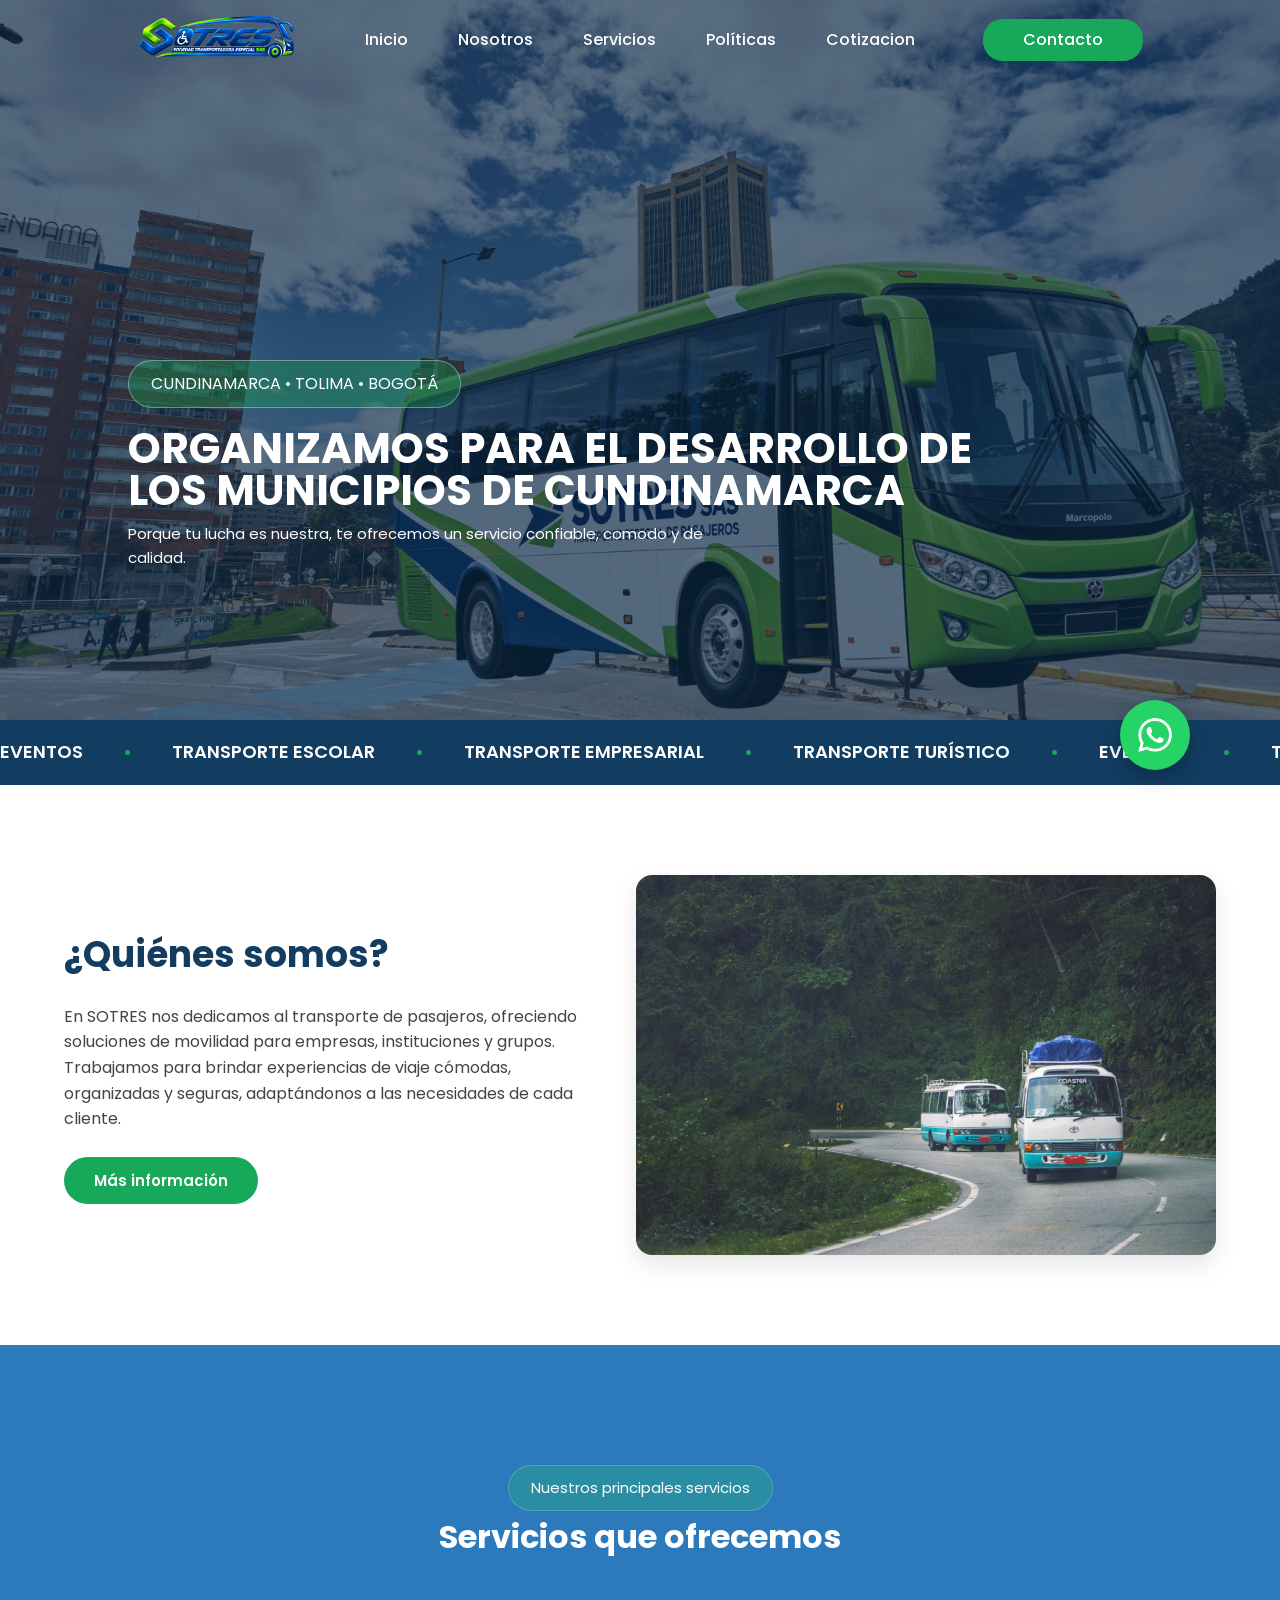
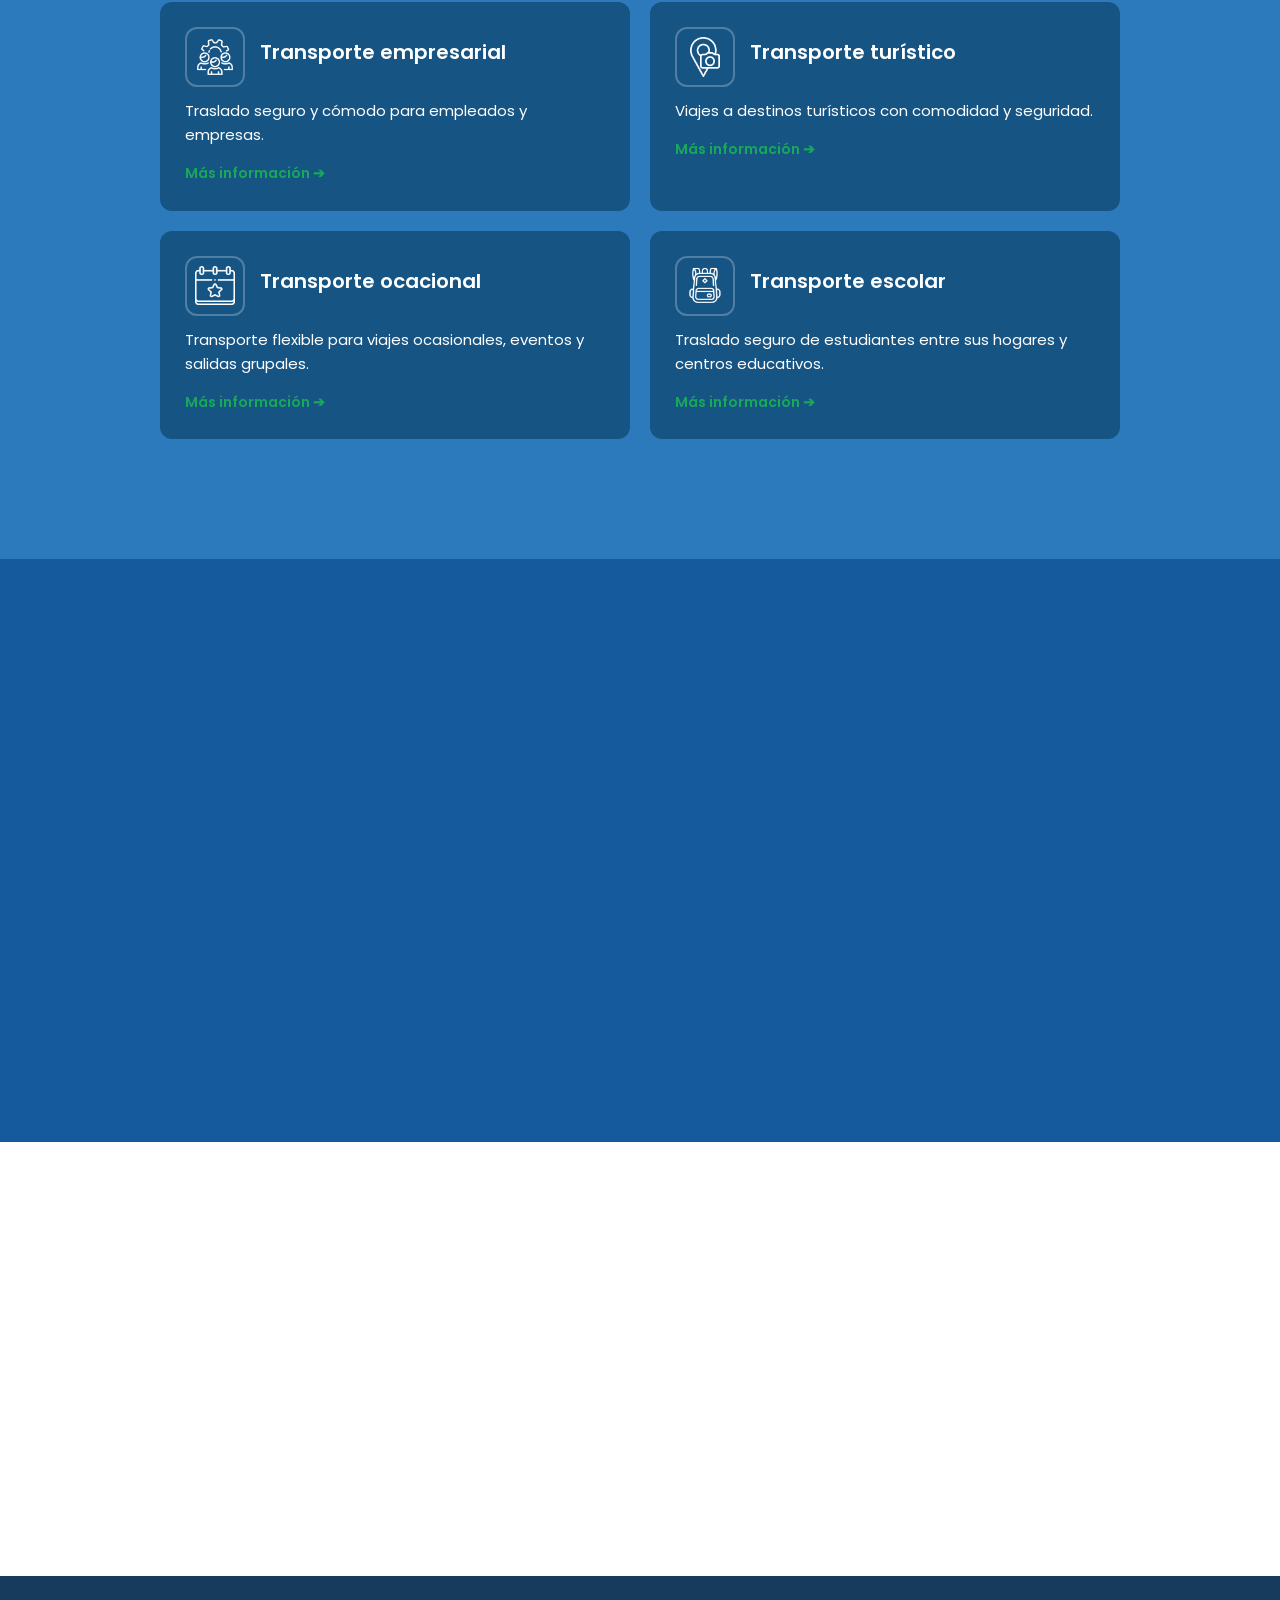
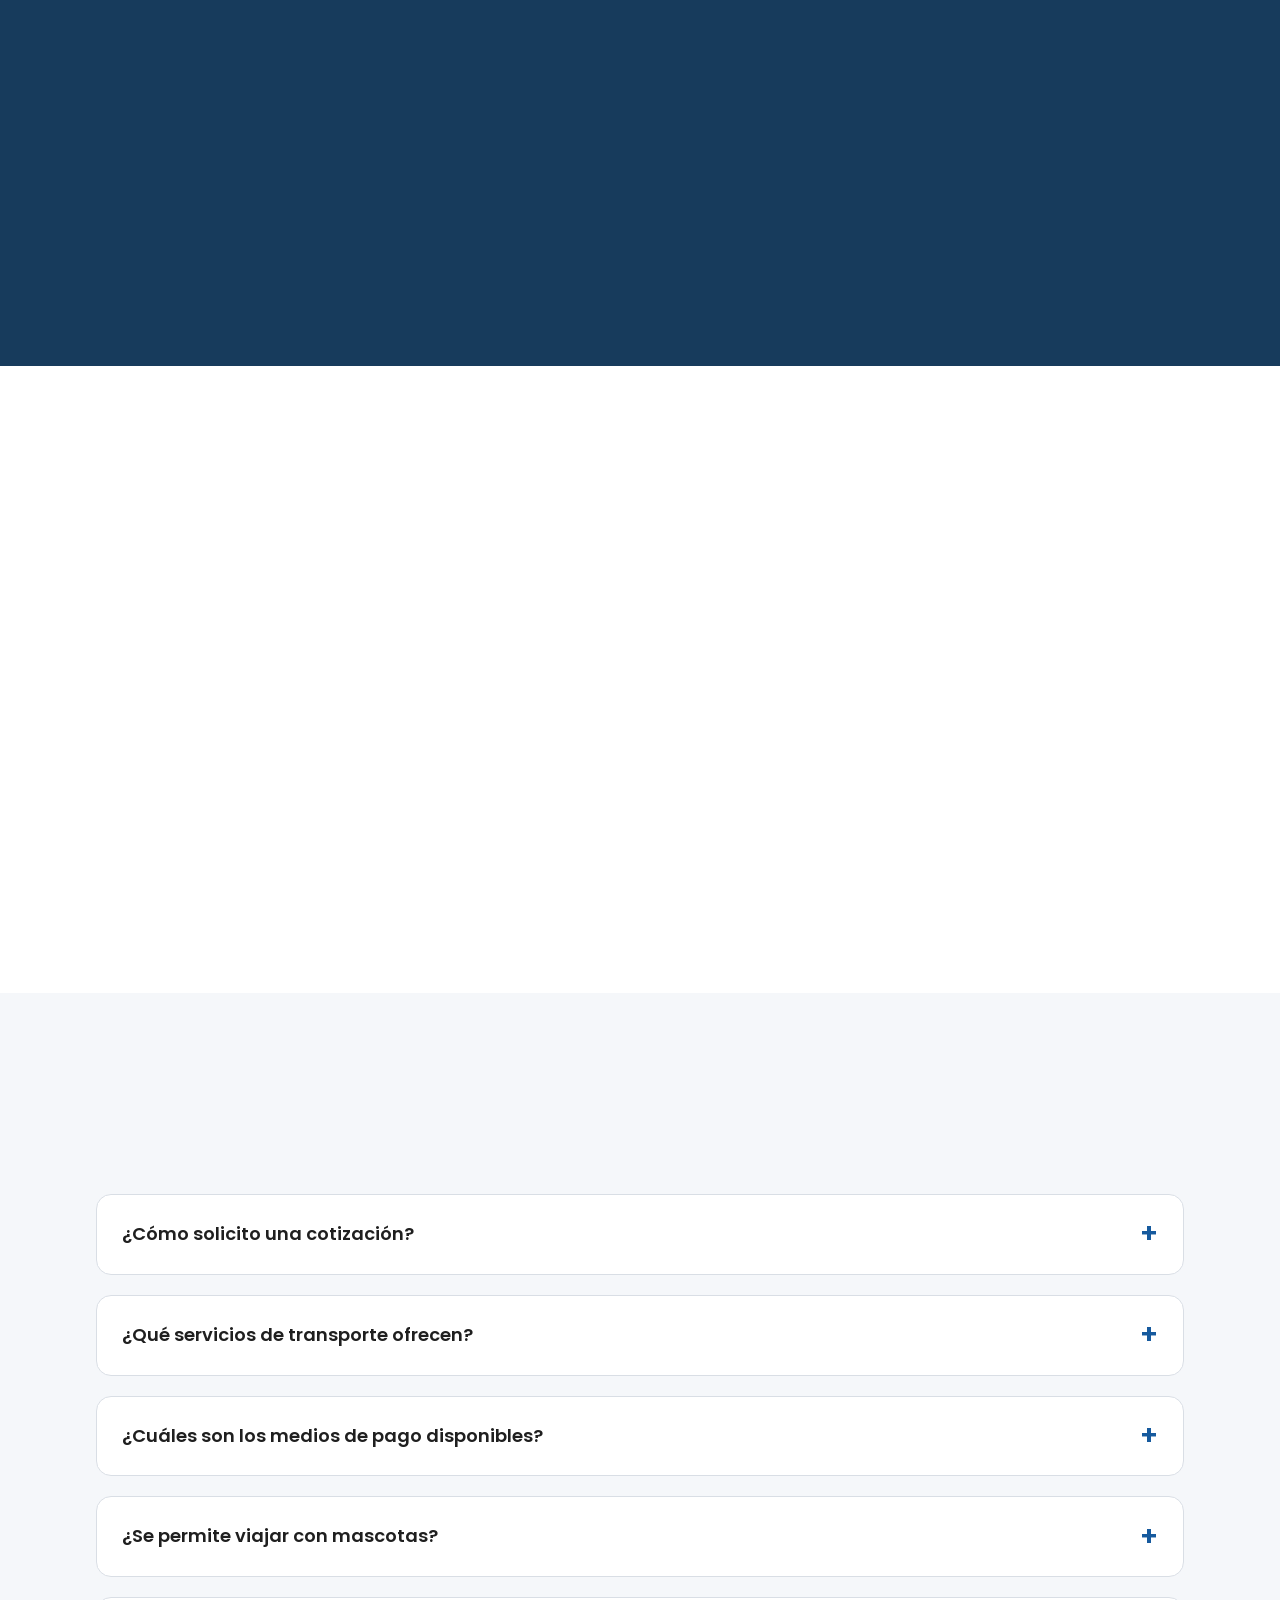
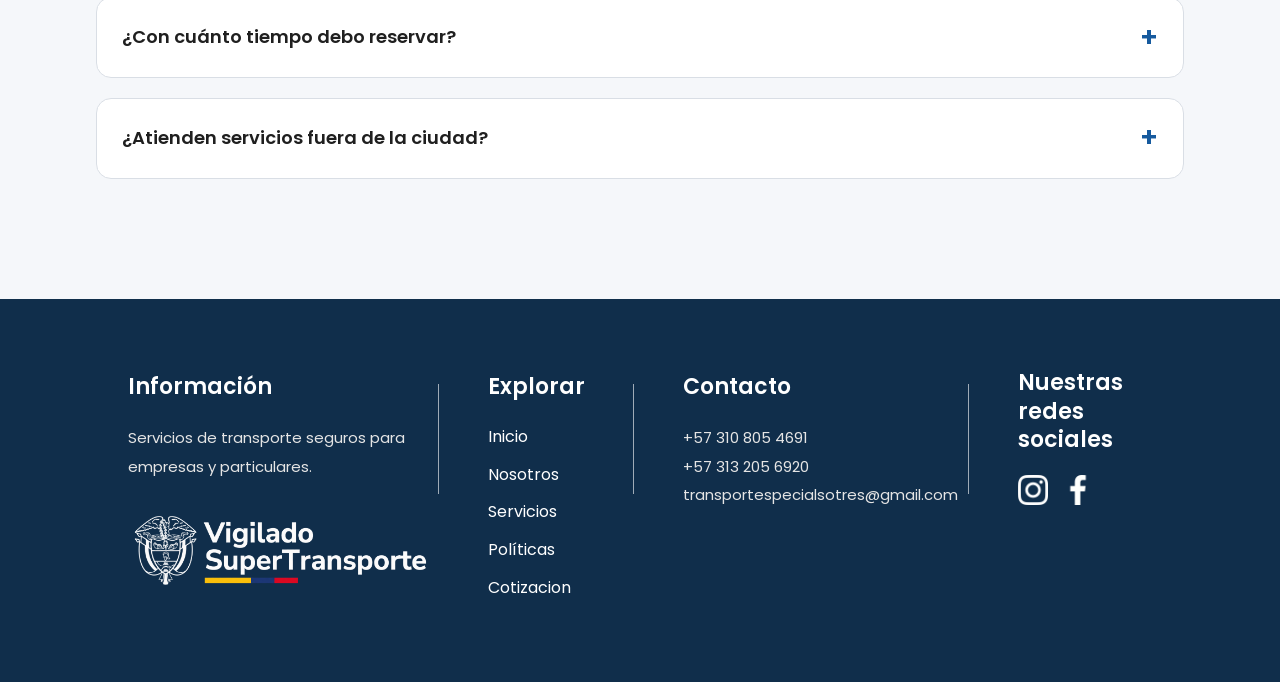
<file: index.html>
<!DOCTYPE html>
<html lang="es">

<head>
    <meta charset="UTF-8">
    <meta name="viewport" content="width=device-width, initial-scale=1.0">
    <title>Transportes Empresariales Sotres</title>

    <link rel="stylesheet" href="style.css">
    <link rel="preconnect" href="https://fonts.googleapis.com">
    <link rel="preconnect" href="https://fonts.gstatic.com" crossorigin>
    <link href="https://fonts.googleapis.com/css2?family=Poppins:wght@300;400;500;600;700;800&display=swap" rel="stylesheet">
    <link rel="icon" type="image/png" sizes="32x32" href="Imganes/IconoSOTRES.png">
    <script src="script.js" defer></script>
</head>
<div class="botones-flotantes seccion-animada">

    <a href="https://wa.me/573108054691" class="btn-principal" target="_blank">
        <img src="Imganes/icon_whatsapp.png" alt="Logo Whatsapp">
    </a>

</div>
<body>
    
    <!-- HERO -->

<header class="hero" id="inicio">
    
    <nav class="navbar">

        <div class="logo">
            <a href="index.html">
                <img src="Imganes/Logo_Sotres-Photoroom2.png" alt="Logo SOTRES">
            </a>
        </div>

        <ul class="menu" id="nav-menu">
            <li><a href="#inicio">Inicio</a></li>
            <li><a href="nosotros.html">Nosotros</a></li>
            <li><a href="servicio.html">Servicios</a></li>
            <li><a href="politica.html">Políticas</a></li>
            <li><a href="cotizacion.html">Cotizacion</a></li>
        </ul>

        <a class="btn-contacto" href="https://wa.me/573108054691">Contacto</a>

        <button class="menu-toggle" id="menu-toggle" aria-label="Menu">☰</button>

    </nav>

    <div class="hero-texto seccion-animada">
        <div class="ubicacion">
            CUNDINAMARCA • TOLIMA • BOGOTÁ
        </div>

        <h1>
            ORGANIZAMOS PARA EL DESARROLLO DE LOS MUNICIPIOS DE CUNDINAMARCA
        </h1>

        <p>
            Porque tu lucha es nuestra, te ofrecemos un servicio confiable,
            comodo y de calidad.
        </p>
    </div>

</header>

    <!-- CINTA -->

    <section class="cinta-servicios">

        <div class="cinta-track">

            <div class="cinta-grupo">
                <span>EVENTOS</span>
                <span>•</span>
                <span>TRANSPORTE ESCOLAR</span>
                <span>•</span>
                <span>TRANSPORTE EMPRESARIAL</span>
                <span>•</span>
                <span>TRANSPORTE TURÍSTICO</span>
                <span>•</span>
            </div>

            <div class="cinta-grupo">
                <span>EVENTOS</span>
                <span>•</span>
                <span>TRANSPORTE ESCOLAR</span>
                <span>•</span>
                <span>TRANSPORTE EMPRESARIAL</span>
                <span>•</span>
                <span>TRANSPORTE TURÍSTICO</span>
                <span>•</span>
            </div>

            <div class="cinta-grupo">
                <span>EVENTOS</span>
                <span>•</span>
                <span>TRANSPORTE ESCOLAR</span>
                <span>•</span>
                <span>TRANSPORTE EMPRESARIAL</span>
                <span>•</span>
                <span>TRANSPORTE TURÍSTICO</span>
                <span>•</span>
            </div>

            <div class="cinta-grupo">
                <span>EVENTOS</span>
                <span>•</span>
                <span>TRANSPORTE ESCOLAR</span>
                <span>•</span>
                <span>TRANSPORTE EMPRESARIAL</span>
                <span>•</span>
                <span>TRANSPORTE TURÍSTICO</span>
                <span>•</span>
            </div>

        </div>

    </section>

    <!-- NOSOTROS -->

    <section class="nosotros" id="nosotros">

        <div class="contenedor seccion-animada">

            <div class="nosotros-texto">

                <h2>¿Quiénes somos?</h2>

                <p>
                    En SOTRES nos dedicamos al transporte de pasajeros, ofreciendo soluciones de movilidad
                    para empresas, instituciones y grupos. Trabajamos para brindar experiencias de viaje
                    cómodas, organizadas y seguras, adaptándonos a las necesidades de cada cliente.
                </p>

                <a href="nosotros.html"><button>Más información</button></a>

            </div>

            <div class="nosotros-img">
                <img src="Imganes/QuienesSomos.jpg" alt="Quienes Somos">
            </div>

        </div>

    </section>

    <!-- SERVICIOS -->

    <section class="servicios" id="servicios">

        <p class="subtitulo-seccion seccion-animada">
            Nuestros principales servicios
        </p>

        <h2 class="seccion-animada">Servicios que ofrecemos</h2>

        <div class="servicios-grid seccion-animada">

            <div class="servicio">
                <div class="servicio-header">
                    <div class="icono-servicio">
                        <img src="Imganes/empresarial.png" alt="">
                    </div>
                    <h3>Transporte empresarial</h3>
                </div>
                <p>Traslado seguro y cómodo para empleados y empresas.</p>
                <a href="servicio.html" class="btn-mas-info">Más información ➔</a>
            </div>

            <div class="servicio">
                <div class="servicio-header">
                    <div class="icono-servicio">
                        <img src="Imganes/turismo.png" alt="">
                    </div>
                    <h3>Transporte turístico</h3>
                </div>
                <p>Viajes a destinos turísticos con comodidad y seguridad.</p>
                <a href="servicio.html" class="btn-mas-info">Más información ➔</a>
            </div>

            <div class="servicio">
                <div class="servicio-header">
                    <div class="icono-servicio">
                        <img src="Imganes/eventos.png" alt="">
                    </div>
                    <h3>Transporte ocacional</h3>
                </div>
                <p>Transporte flexible para viajes ocasionales, eventos y salidas grupales.</p>
                <a href="servicio.html" class="btn-mas-info">Más información ➔</a>
            </div>

            <div class="servicio">
                <div class="servicio-header">
                    <div class="icono-servicio">
                        <img src="Imganes/escolar.png" alt="">
                    </div>
                    <h3>Transporte escolar</h3>
                </div>
                <p>Traslado seguro de estudiantes entre sus hogares y centros educativos.</p>
                <a href="servicio.html" class="btn-mas-info">Más información ➔</a>
            </div>

        </div>

    </section>

    <!-- BUSES -->

    <section class="buses">

        <p class="subtitulo-seccion seccion-animada">
            Nuestra flota
        </p>

        <h2 class="seccion-animada">Tipos de buses</h2>

        <div class="buses-grid seccion-animada">

            <div class="bus">
                <div class="img-bus"><img class="img-bus" src="Imganes/Automovil.png" alt="Automovil"></div>
                <p>Automovil</p>
                <span>4 personas</span>
            </div>

            <div class="bus">
                <div class="img-bus"><img class="img-bus" src="Imganes/CamionetaDobleCabina.png" alt="CamionetaDobleCabina"></div>
                <p>Camioneta Doble Cabina</p>
                <span>5 personas</span>
            </div>

            <div class="bus">
                <div class="img-bus"><img class="img-bus" src="Imganes/MiniVans.png" alt="Mini Vans"></div>
                <p>Mini Vans</p>
                <span>7-9 personas</span>
            </div>

            <div class="bus">
                <div class="img-bus"><img class="img-bus" src="Imganes/MicroBus.png" alt="Micro Bus"></div>
                <p>Micro Bus</p>
                <span>12-19 personas</span>
            </div>

            <div class="bus">
                <div class="img-bus"><img class="img-bus" src="Imganes/Buseta.png" alt="Buseta"></div>
                <p>Buseta</p>
                <span>21-28 personas</span>
            </div>

            <div class="bus">
                <div class="img-bus"><img class="img-bus" src="Imganes/Busbuseton.png" alt="Bus Buseton"></div>
                <p>Bus Buseton</p>
                <span>30-60 personas</span>
            </div>

        </div>

    </section>

    <!-- MISION Y VISION -->

    <section class="mision-vision seccion-animada">

        <div class="mision seccion-animada">

            <h2>Misión</h2>

            <p>
                Garantizar servicios de transporte eficientes, priorizando la
                seguridad y satisfacción de nuestros pasajeros.
            </p>

        </div>

        <div class="vision seccion-animada">

            <h2>Visión</h2>

            <p>
                Crecer como empresa, destacándonos por nuestro compromiso
                y excelencia en el servicio.
            </p>

        </div>

    </section>

    <!-- POLITICAS -->

    <section class="politicas" id="politica">
        
        <h2 class="seccion-animada">Políticas de la empresa</h2>
        
        <p class="subtitulo-politicas seccion-animada">
            Normas y lineamientos
        </p>
        
        <p class="texto-politicas seccion-animada">
            Consulta más información en nuestra sección de información
        </p>
        
        <a href="politica.html"><button class="seccion-animada">Más información</button></a>
    </section>

    <!-- COTIZACIONES -->

    <section class="cotizaciones seccion-animada" id="cotizaciones">

        <a href="cotizacion.html" class="banner-cotizacion">

            <div class="contenido-cotizacion">

                <div class="texto-cotizacion">

                    <p class="mini-titulo">
                        SOLICITUD RÁPIDA
                    </p>

                    <h2>
                        Solicita tu cotización
                    </h2>

                    <p>
                        Conoce nuestros planes para empresas,
                        turismo, eventos y transporte escolar.
                    </p>

                    <span class="btn-cotizacion">
                        Click para más información
                    </span>

                    <div class="circulo-cotizacion">
                        24/7
                    </div>

                </div>

                <div class="imagen-cotizacion">

                    <img src="Imganes/cotizacion1.jpg" alt="Cotización">

                </div>

            </div>

        </a>

    </section>

    <!-- PREGUNTAS FRECUENTES -->

    <section class="preguntas-frecuentes">

        <h2 class="seccion-animada">Preguntas frecuentes</h2>

        <div class="faq-container seccion-animada">

            <details class="faq-item">

                <summary>
                    ¿Cómo solicito una cotización?
                </summary>

                <p>
                    Para solicitar una cotización, puedes dirigirte a nuestra sección de cotizaciones seguiendo los pasos indicados,
                    también puedes comunicarte con nosotros a través de WhatsApp u otros canales de atención.
                </p>

            </details>

            <details class="faq-item">

                <summary>
                    ¿Qué servicios de transporte ofrecen?
                </summary>

                <p>
                    Contamos con servicios de transporte empresarial, turístico, escolar y para eventos,
                    adaptados a las necesidades de cada cliente.
                </p>

            </details>

            <details class="faq-item">

                <summary>
                    ¿Cuáles son los medios de pago disponibles?
                </summary>

                <p>
                    Aceptamos transferencias, consignaciones y otros medios de pago previamente acordados con nuestros clientes.
                </p>

            </details>

            <details class="faq-item">

                <summary>
                    ¿Se permite viajar con mascotas?
                </summary>

                <p>
                    Sí, se permite viajar con mascotas según la disponibilidad y capacidad del vehículo.
                    Recomendamos consultar previamente antes de reservar.
                </p>

            </details>

            <details class="faq-item">

                <summary>
                    ¿Con cuánto tiempo debo reservar?
                </summary>

                <p>
                    Recomendamos realizar las reservas con anticipación para facilitar
                    la organización del servicio y confirmar la disponibilidad de los vehículos.
                </p>

            </details>

            <details class="faq-item">

                <summary>
                    ¿Atienden servicios fuera de la ciudad?
                </summary>

                <p>
                    Sí, ofrecemos servicios intermunicipales y recorridos especiales,
                    según el destino y las necesidades de cada cliente.
                </p>

            </details>

        </div>

    </section>

    <!-- FOOTER -->

    <footer id="contacto">

        <div class="footer-col seccion-animada">

            <h4>Información</h4>

            <p>
                Servicios de transporte seguros para empresas y particulares.
            </p>

            <img src="Imganes/vigilado.png" alt="Vigilado Supertransporte" class="supertransporte">

        </div>

        <div class="footer-col seccion-animada">

            <h4>Explorar</h4>

            <ul class="footer-links">
                <li><a href="#inicio">Inicio</a></li>
                <li><a href="nosotros.html">Nosotros</a></li>
                <li><a href="servicio.html">Servicios</a></li>
                <li><a href="politica.html">Políticas</a></li>
                <li><a href="cotizacion.html">Cotizacion</a></li>
            </ul>

        </div>

        <div class="footer-col seccion-animada">

            <h4>Contacto</h4>

            <p>+57 310 805 4691</p>
            <p>+57 313 205 6920</p>
            <p>transportespecialsotres@gmail.com</p>

        </div>

        <div class="footer-col redes-footer seccion-animada">

            <h4>
                Nuestras redes sociales
            </h4>
            
            <div class="iconos-footer">
                
                <a href="https://www.instagram.com/transportespecialsotres/" target="_blank">
                    <img src="Imganes/icon_instagram.png" alt="Logo Instagram">
                </a>
            
                <a href="https://www.facebook.com/transportespecialsotres" target="_blank">
                    <img src="Imganes/icon_facebook.png" alt="Logo Facebook">
                </a>
            
            </div>
        </div>

    </footer>

</body>

</html>
</file>
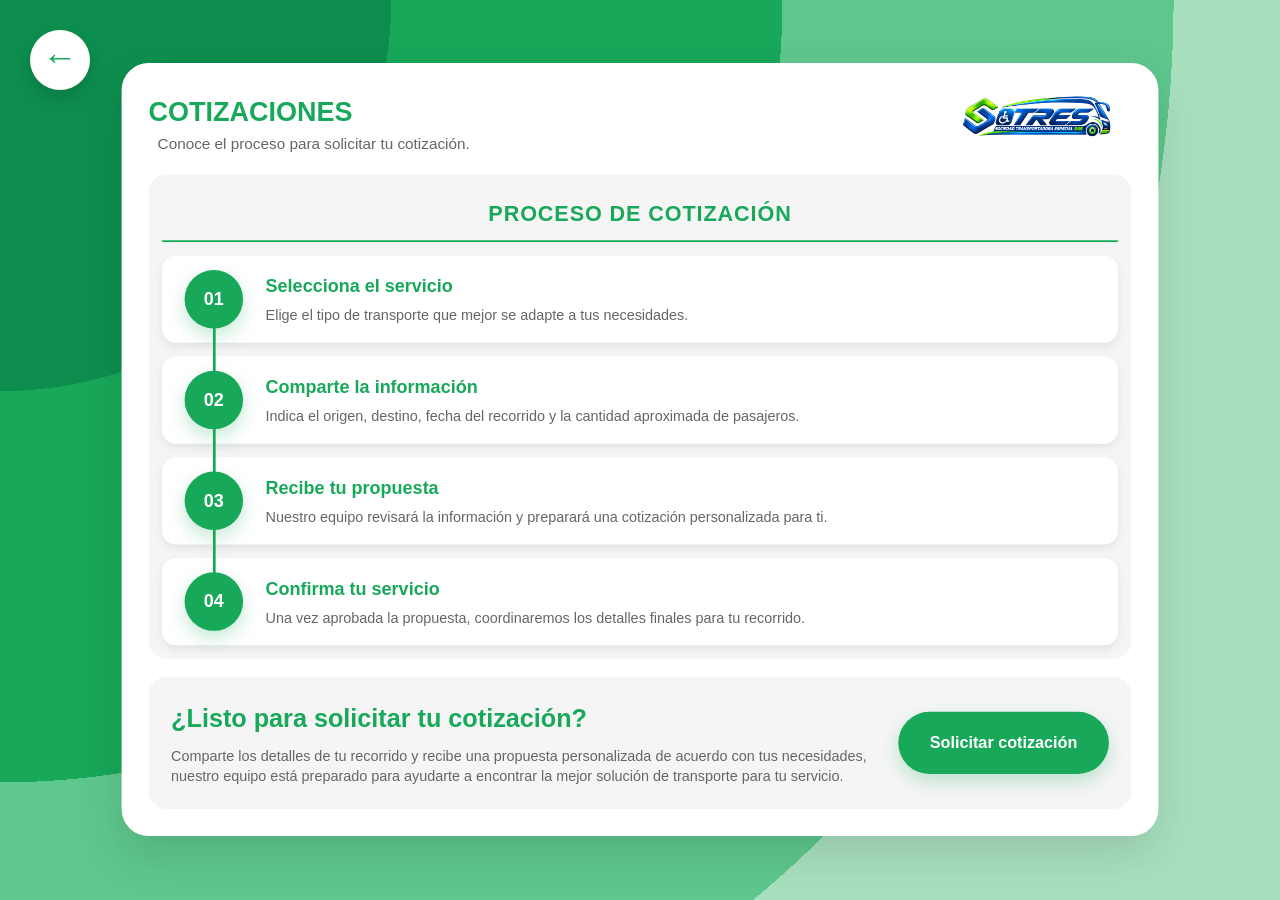
<file: cotizacion.html>
<!DOCTYPE html>
<html lang="es">

<head>
    <meta charset="UTF-8">
    <meta name="viewport" content="width=device-width, initial-scale=1.0">
    <title>Transportes Empresariales Sotres</title>

    <link rel="stylesheet" href="cotizacion.css">
    <link rel="preconnect" href="https://fonts.googleapis.com">
    <link rel="preconnect" href="https://fonts.gstatic.com" crossorigin>
    <link href="https://fonts.googleapis.com/css2?family=Poppins:wght@300;400;500;600;700;800&display=swap" rel="stylesheet">
    <link rel="icon" type="image/png" sizes="32x32" href="Imganes/IconoSOTRES.png">
    <script src="script.js" defer></script>
</head>

<body>

    <section class="cotizacion-completa">

        <a href="index.html" class="btn-volver">
            ←
        </a>
        
        <div class="panel-cotizacion">
        
            <h1 class="titulo-principal">COTIZACIONES</h1>
        
            <p class="intro-cotizacion">
                Conoce el proceso para solicitar tu cotización.
            </p>
    
            <img class="logo-cotizacion" src="Imganes/Logo_Sotres-Photoroom2.png" alt="">

            <div class="contenido-principal">
            
                <div class="panel-izquierdo">
                
                    <div class="capsula-detalles">
                        Detalles de la cotización
                    </div>

                    <h3 class="subtitulo-detalles">
                        Información importante
                    </h3>

                    <p class="descripcion-detalles">
                        Cada cotización se elabora de manera personalizada
                        teniendo en cuenta las características del servicio
                        solicitado y la información suministrada por el cliente:
                    </p>

                    <ul class="lista-detalles">
                    
                        <li>Tipo de servicio.</li>
                    
                        <li>Ubicacion del destino.</li>
                    
                        <li>Fecha del recorrido.</li>
                    
                        <li>Cantidad de pasajeros.</li>
                    
                        <li>Tipo de vehículo.</li>
                    
                        <li>Disponibilidad del vehiculo.</li>
                    
                    </ul>

                    <p class="nota-detalles">
                        Entre más información compartas, más precisa
                        será la propuesta que recibas.
                    </p>

                </div>
            
                <div class="panel-derecho">

                        <h2 class="titulo-proceso">
                            Proceso de cotización
                        </h2>

                    <div class="paso-guia">

                        <div class="numero-linea">
                            01
                        </div>
                    
                        <div class="contenido-paso">
                        
                            <h3>Selecciona el servicio</h3>
                        
                            <p>
                                Elige el tipo de transporte que mejor se adapte
                                a tus necesidades.
                            </p>
                        
                        </div>

                    </div>

                    <div class="paso-guia">

                        <div class="numero-linea">
                            02
                        </div>
                    
                        <div class="contenido-paso">
                        
                            <h3>Comparte la información</h3>
                        
                            <p>
                                Indica el origen, destino, fecha del recorrido
                                y la cantidad aproximada de pasajeros.
                            </p>
                        
                        </div>
                        
                    </div>

                    <div class="paso-guia">

                        <div class="numero-linea">
                            03
                        </div>
                    
                        <div class="contenido-paso">
                        
                            <h3>Recibe tu propuesta</h3>
                        
                            <p>
                                Nuestro equipo revisará la información y
                                preparará una cotización personalizada para ti.
                            </p>
                        
                        </div>
                        
                    </div>

                    <div class="paso-guia ultimo-paso">

                        <div class="numero-linea">
                            04
                        </div>
                    
                        <div class="contenido-paso">
                        
                            <h3>Confirma tu servicio</h3>
                        
                            <p>
                                Una vez aprobada la propuesta, coordinaremos
                                los detalles finales para tu recorrido.
                            </p>
                        
                        </div>
                        
                    </div>
    
                </div>
            
            </div>

            <div class="panel-inferior">
            
                <div class="cta-cotizacion">
                
                    <div class="texto-cta">
                    
                        <h2>¿Listo para solicitar tu cotización?</h2>
                    
                        <p>
                            Comparte los detalles de tu recorrido y recibe una propuesta
                            personalizada de acuerdo con tus necesidades, nuestro equipo
                            está preparado para ayudarte a encontrar la mejor solución de
                            transporte para tu servicio.
                        </p>
                    
                    </div>
                
                    <a href="https://wa.me/573108054691" target="_blank" class="btn-cotizar">Solicitar cotización</a>
                
                </div>
            
            </div>
        
        </div>

    </section>

</body>


</html>
</file>
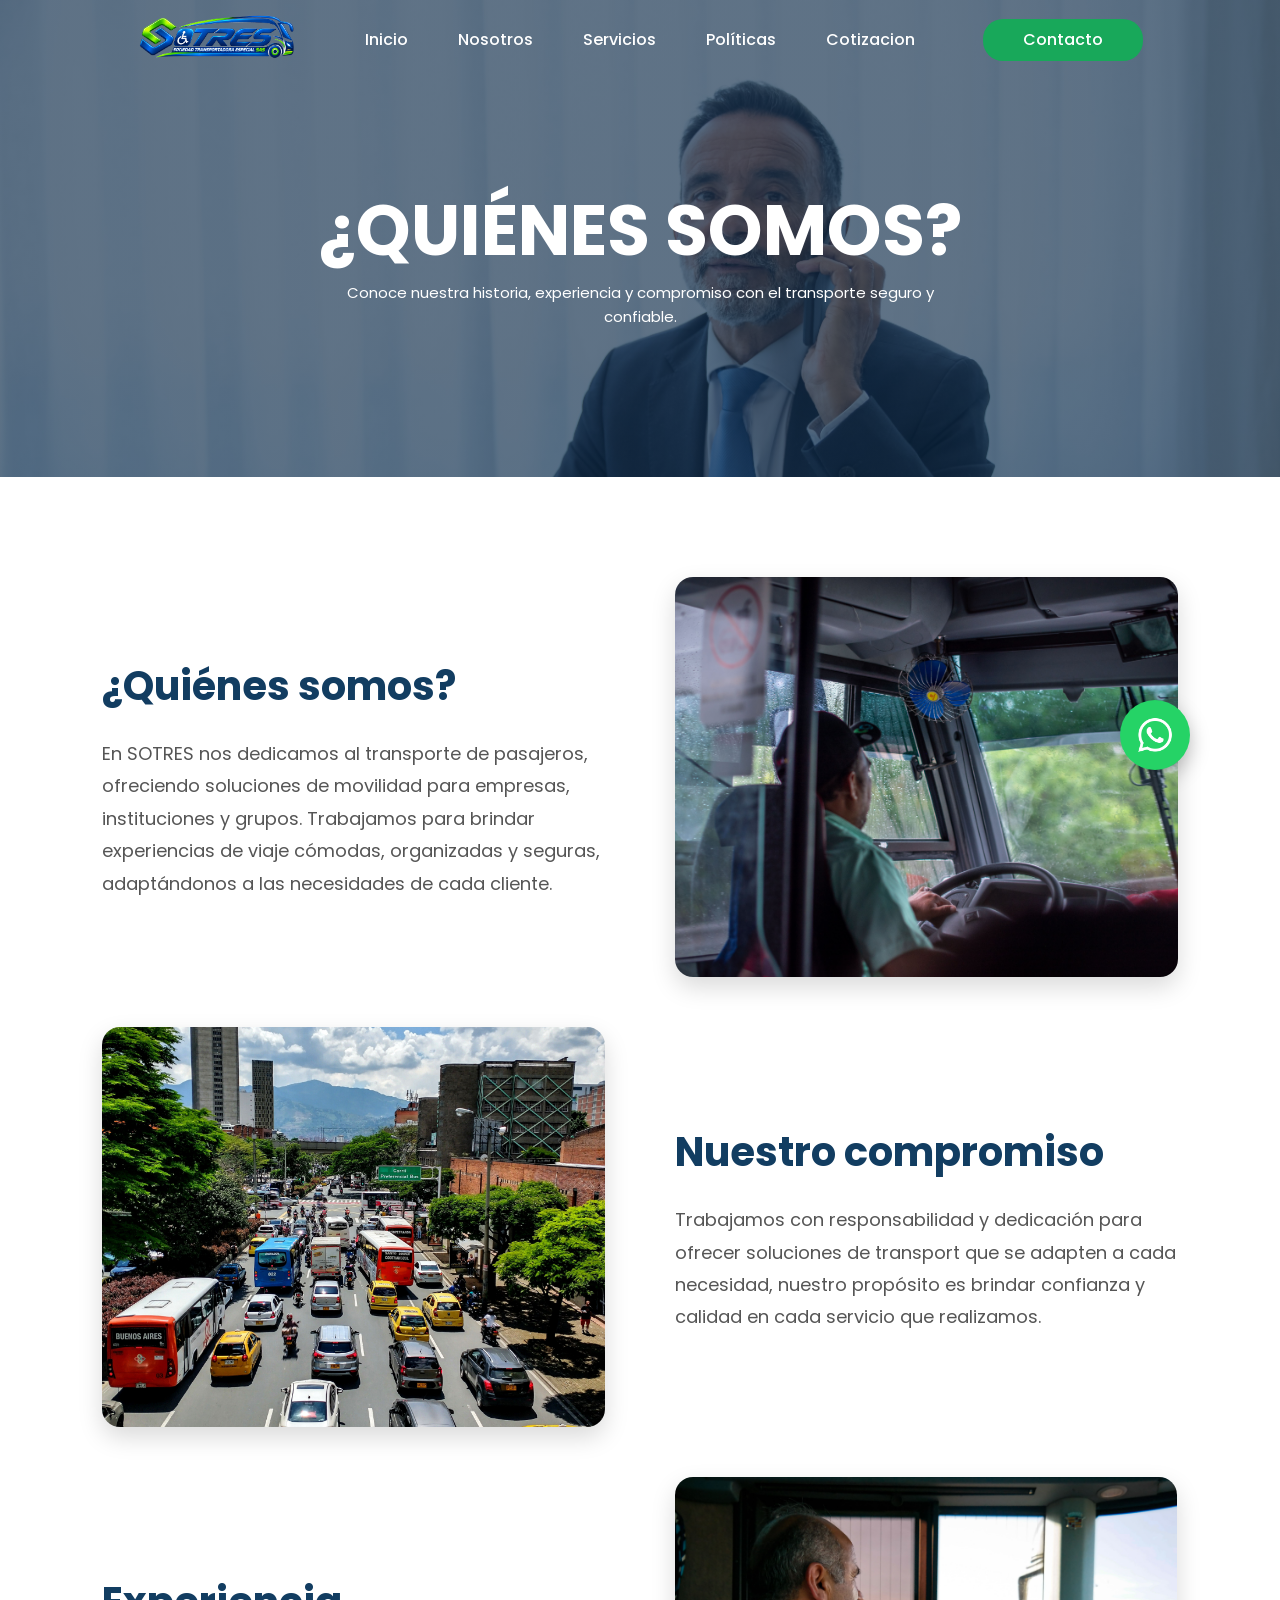
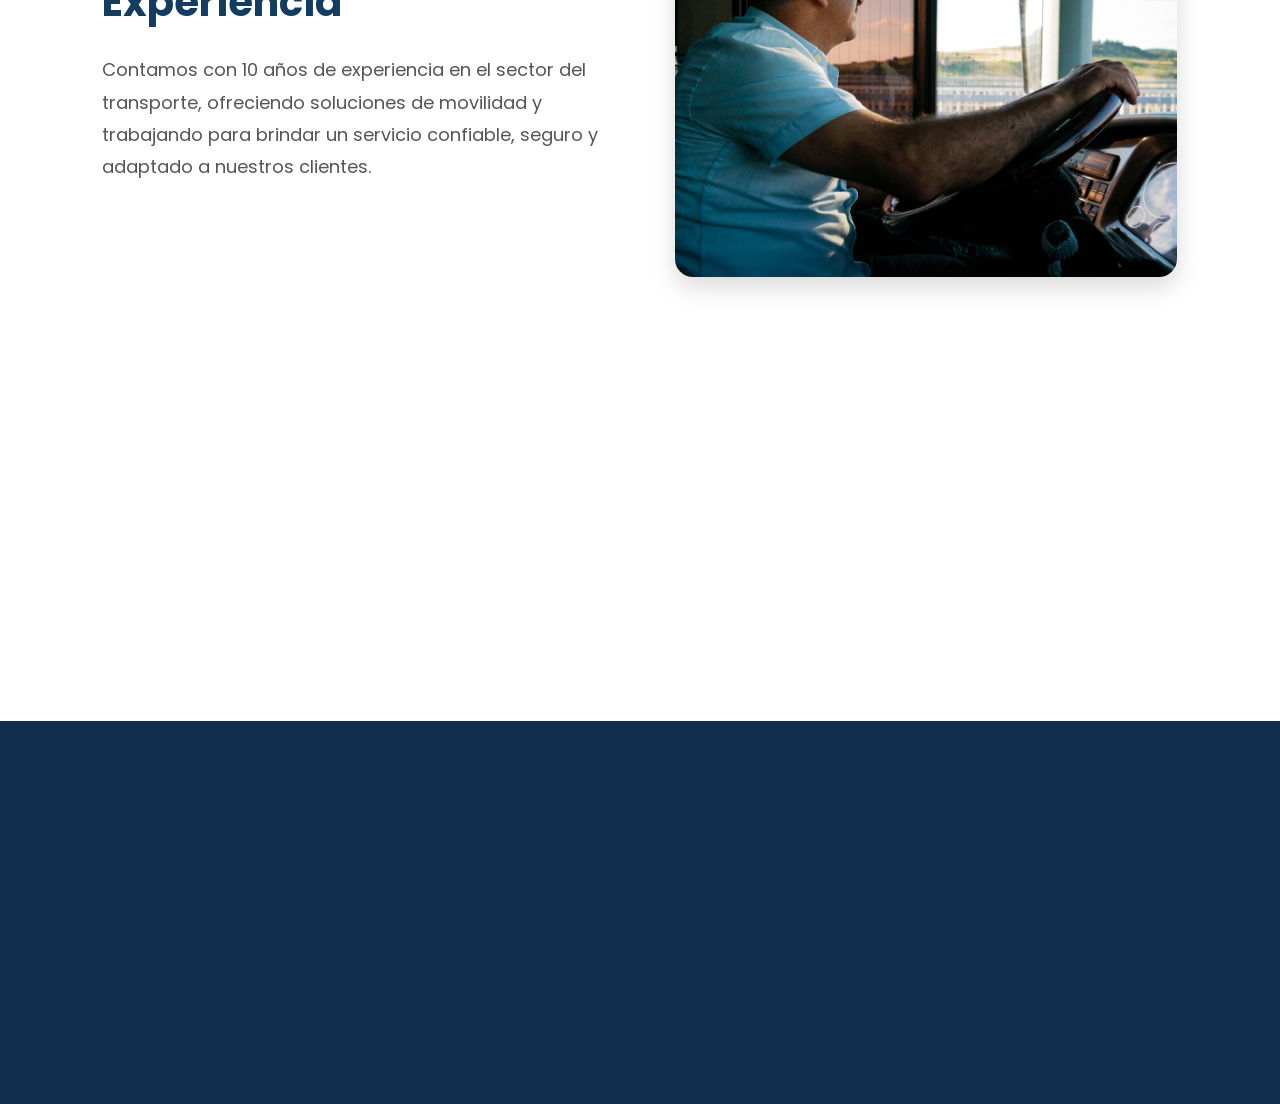
<file: nosotros.html>
<!DOCTYPE html>
<html lang="es">

<head>
    <meta charset="UTF-8">
    <meta name="viewport" content="width=device-width, initial-scale=1.0">
    <title>Transportes Empresariales Sotres</title>

    <link rel="stylesheet" href="nosotros.css">
    <link rel="preconnect" href="https://fonts.googleapis.com">
    <link rel="preconnect" href="https://fonts.gstatic.com" crossorigin>
    <link href="https://fonts.googleapis.com/css2?family=Poppins:wght@300;400;500;600;700;800&display=swap" rel="stylesheet">
    <link rel="icon" type="image/png" sizes="32x32" href="Imganes/IconoSOTRES.png">
    <script src="script.js" defer></script>
</head>
<div class="botones-flotantes seccion-animada">

    <a href="https://wa.me/573108054691" class="btn-principal" target="_blank">
        <img src="Imganes/icon_whatsapp.png" alt="Logo Whatsapp">
    </a>

</div>
<body>
    
    <!-- HERO -->

<header class="hero" id="inicio">
    
    <nav class="navbar">

        <div class="logo">
            <a href="index.html">
                <img src="Imganes/Logo_Sotres-Photoroom2.png" alt="SOTRES">
            </a>
        </div>

        <ul class="menu" id="nav-menu">
            <li><a href="index.html">Inicio</a></li>
            <li><a href="#inicio">Nosotros</a></li>
            <li><a href="servicio.html">Servicios</a></li>
            <li><a href="politica.html">Políticas</a></li>
            <li><a href="cotizacion.html">Cotizacion</a></li>
        </ul>

        <a class="btn-contacto" href="https://wa.me/573108054691">Contacto</a>

        <!-- Botón de tres rayas simples -->
        <button class="menu-toggle" id="menu-toggle" aria-label="Menu">☰</button>

    </nav>

    <div class="hero-texto">
    
        <h1 class="seccion-animada">¿QUIÉNES SOMOS?</h1>
    
        <p class="seccion-animada">
            Conoce nuestra historia, experiencia y compromiso
            con el transporte seguro y confiable.
        </p>
    
    </div>

</header>

    <!-- NOSOTROS -->  

    <section class="sobre-nosotros seccion-animada">

        <div class="fila-nosotros">

            <div class="texto-nosotros">

                <h2>¿Quiénes somos?</h2>

                <p>
                    En SOTRES nos dedicamos al transporte de pasajeros, ofreciendo soluciones de movilidad
                    para empresas, instituciones y grupos. Trabajamos para brindar experiencias de viaje
                    cómodas, organizadas y seguras, adaptándonos a las necesidades de cada cliente.
                </p>

            </div>

            <div class="imagen-nosotros">

                <img src="Imganes/somos1.jpg" alt="Conductor de Bus">

            </div>

        </div>

        <div class="fila-nosotros seccion-animada">

            <div class="imagen-nosotros">

                <img src="Imganes/somos2.jpg" alt="Buses en Carretera">

            </div>

            <div class="texto-nosotros">

                <h2>Nuestro compromiso</h2>

                <p>
                    Trabajamos con responsabilidad y dedicación para ofrecer soluciones de transport
                    que se adapten a cada necesidad, nuestro propósito es brindar confianza y calidad
                    en cada servicio que realizamos.
                </p>

            </div>

        </div>

        <div class="fila-nosotros seccion-animada">

            <div class="texto-nosotros">

                <h2>Experiencia</h2>

                <p>
                    Contamos con 10 años de experiencia en el sector del transporte, ofreciendo
                    soluciones de movilidad y trabajando para brindar un servicio confiable, seguro
                    y adaptado a nuestros clientes.
                </p>

            </div>

            <div class="imagen-nosotros">

                <img src="Imganes/somos3.jpg" alt="Personal de Empresa">

            </div>

        </div>

    </section>

    <!-- MISION Y VISION -->

    <section class="mision-vision seccion-animada">

        <div class="mision">

            <h2>Misión</h2>

            <p>
                Garantizar servicios de transporte eficientes, priorizando la
                seguridad y satisfacción de nuestros pasajeros.
            </p>

        </div>

        <div class="vision">

            <h2>Visión</h2>

            <p>
                Crecer como empresa, destacándonos por nuestro compromiso
                y excelencia en el servicio.
            </p>

        </div>

    </section>

    <!-- FOOTER -->

    <footer id="contacto">

        <div class="footer-col seccion-animada">

            <h4>Información</h4>

            <p>
                Servicios de transporte seguros para empresas y particulares.
            </p>

            <img src="Imganes/vigilado.png" alt="Vigilado Supertransporte" class="supertransporte">

        </div>

        <div class="footer-col seccion-animada">

            <h4>Explorar</h4>

            <ul class="footer-links">
                <li><a href="index.html">Inicio</a></li>
                <li><a href="#inicio">Nosotros</a></li>
                <li><a href="servicio.html">Servicios</a></li>
                <li><a href="politica.html">Políticas</a></li>
                <li><a href="cotizacion.html">Cotizacion</a></li>
            </ul>

        </div>

        <div class="footer-col seccion-animada">

            <h4>Contacto</h4>

            <p>+57 310 805 4691</p>
            <p>+57 313 205 6920</p>
            <p>transportespecialsotres@gmail.com</p>

        </div>

        <div class="footer-col redes-footer seccion-animada">

            <h4>
                Nuestras redes sociales
            </h4>
            
            <div class="iconos-footer">
                
                <a href="https://www.instagram.com/transportespecialsotres/" target="_blank">
                    <img src="Imganes/icon_instagram.png" alt="Logo Instagram">
                </a>
            
                <a href="https://www.facebook.com/transportespecialsotres" target="_blank">
                    <img src="Imganes/icon_facebook.png" alt="Logo Facebook">
                </a>
            
            </div>
        </div>

    </footer>

</body>

</html>
</file>
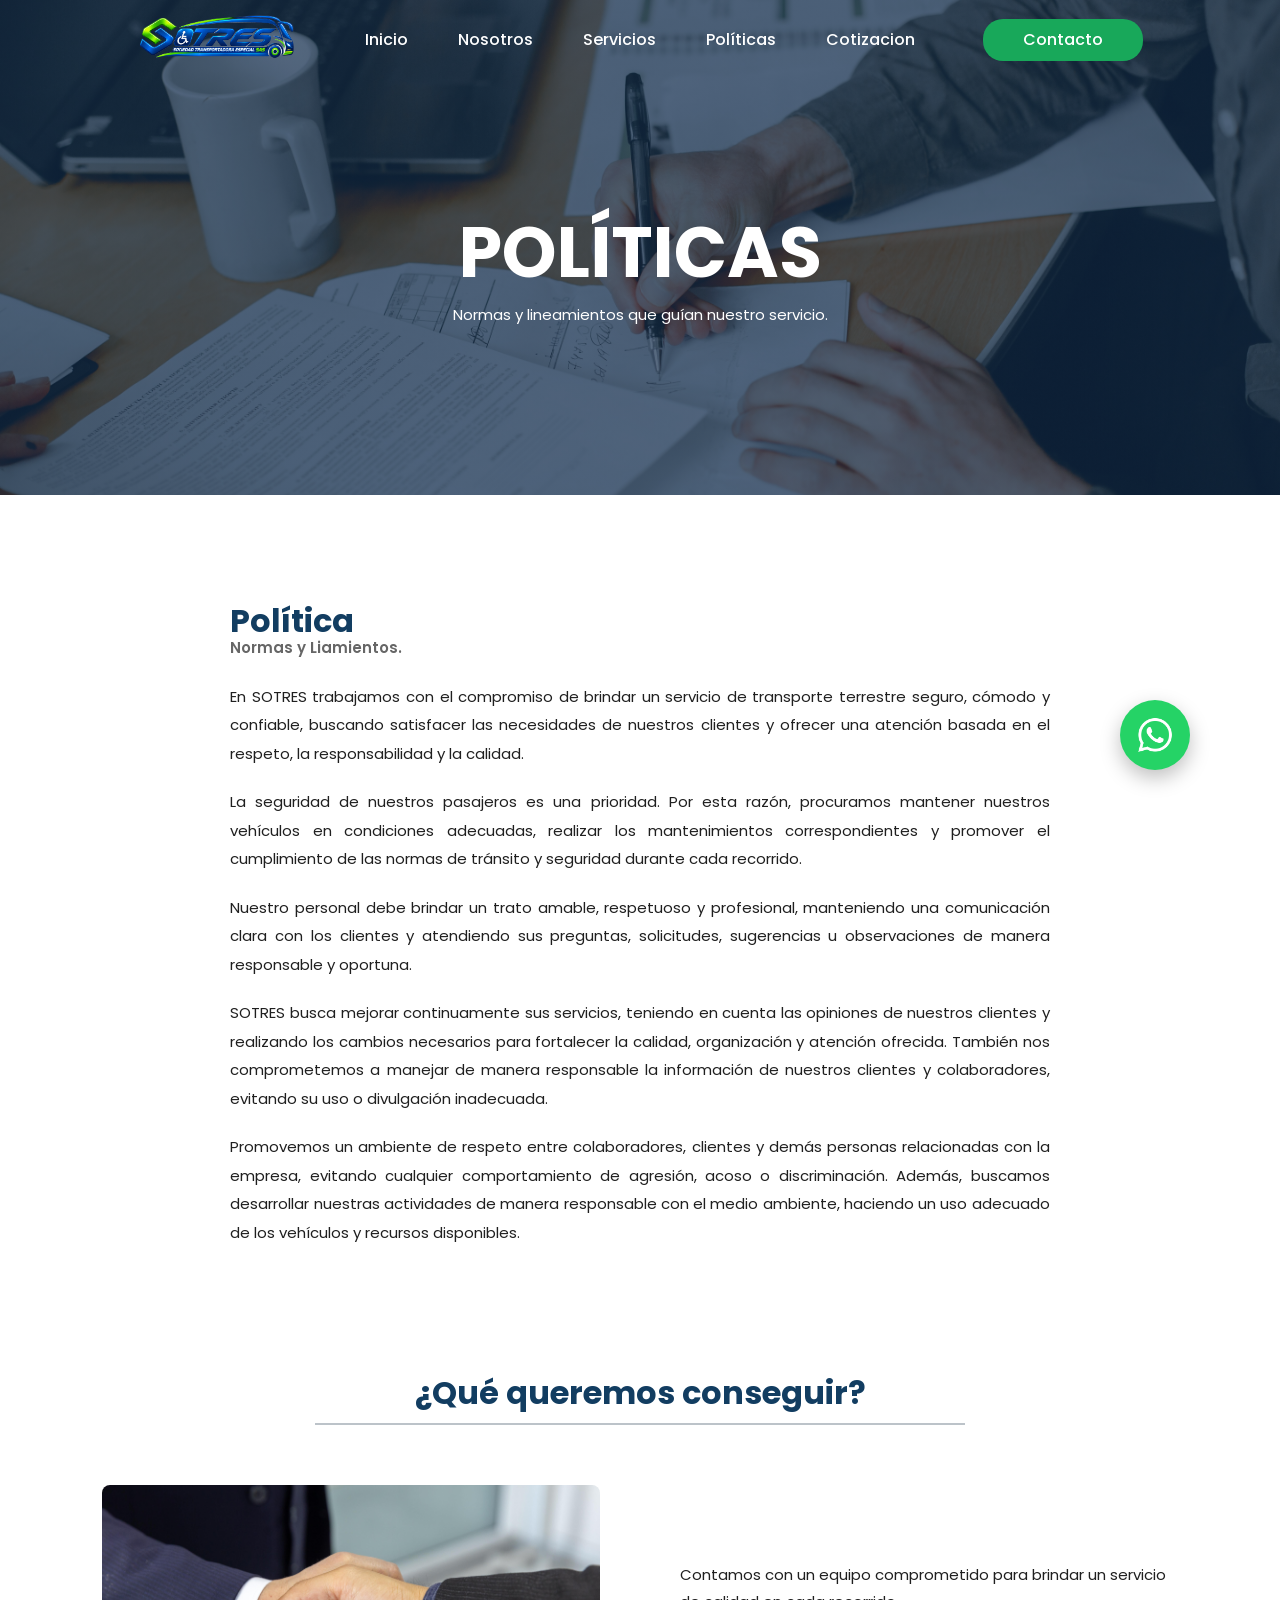
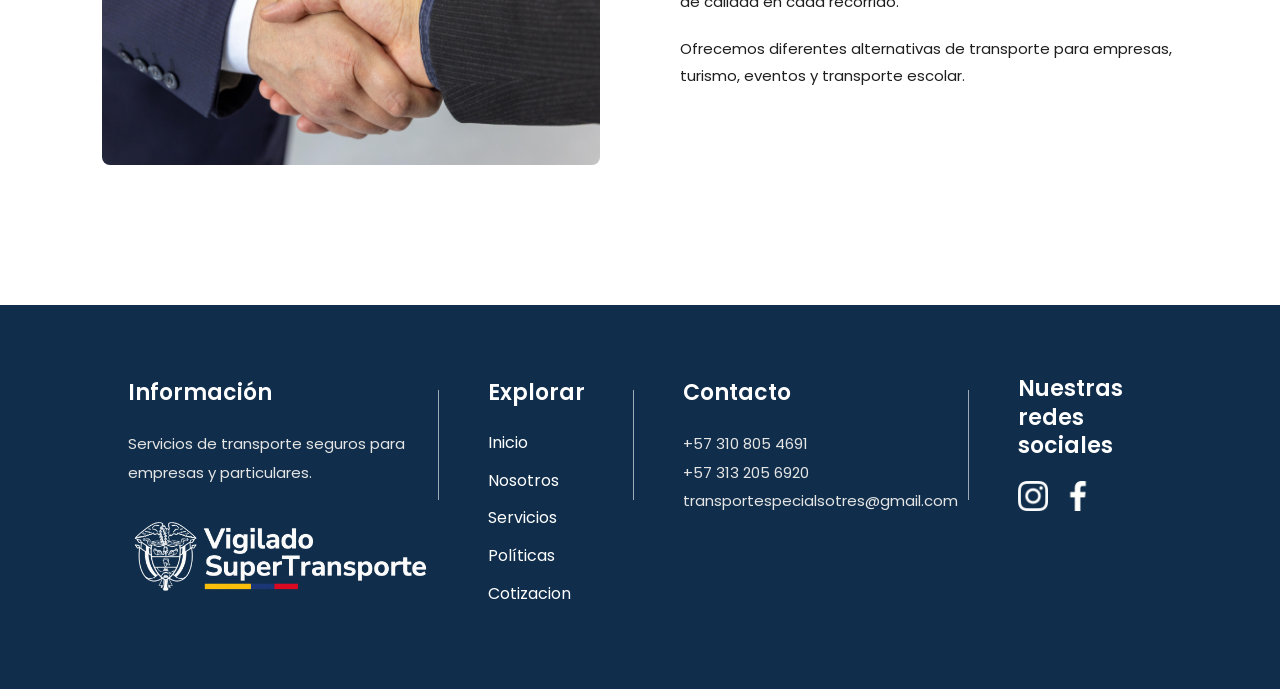
<file: politica.html>
<!DOCTYPE html>
<html lang="es">

<head>
    <meta charset="UTF-8">
    <meta name="viewport" content="width=device-width, initial-scale=1.0">
    <title>Transportes Empresariales Sotres</title>

    <link rel="stylesheet" href="politica.css">
    <link rel="preconnect" href="https://fonts.googleapis.com">
    <link rel="preconnect" href="https://fonts.gstatic.com" crossorigin>
    <link href="https://fonts.googleapis.com/css2?family=Poppins:wght@300;400;500;600;700;800&display=swap" rel="stylesheet">
    <link rel="icon" type="image/png" sizes="32x32" href="Imganes/IconoSOTRES.png">
    <script src="script.js" defer></script>
</head>
<div class="botones-flotantes seccion-animada">

    <a href="https://wa.me/573108054691" class="btn-principal" target="_blank">
        <img src="Imganes/icon_whatsapp.png" alt="Logo Whatsapp">
    </a>

</div>
<body>
    
    <!-- HERO -->

<header class="hero" id="inicio">
    
    <nav class="navbar">

        <div class="logo">
            <a href="index.html">
                <img src="Imganes/Logo_Sotres-Photoroom2.png" alt="SOTRES">
            </a>
        </div>

        <ul class="menu" id="nav-menu">
            <li><a href="index.html">Inicio</a></li>
            <li><a href="nosotros.html">Nosotros</a></li>
            <li><a href="servicio.html">Servicios</a></li>
            <li><a href="#inicio">Políticas</a></li>
            <li><a href="cotizacion.html">Cotizacion</a></li>
        </ul>

        <a class="btn-contacto" href="https://wa.me/573108054691">Contacto</a>

        <!-- Botón de tres rayas simples -->
        <button class="menu-toggle" id="menu-toggle" aria-label="Menu">☰</button>

    </nav>

    <div class="hero-texto">
    
        <h1 class="seccion-animada">POLÍTICAS</h1>
    
        <p class="seccion-animada">
            Normas y lineamientos que guían nuestro servicio.
        </p>
    
    </div>

</header>

<section class="politica seccion-animada">

    <h2>Política</h2>

    <p class="subtitulo">
        Normas y Liamientos.
    </p>
    <p>
        En SOTRES trabajamos con el compromiso de brindar
        un servicio de transporte terrestre seguro, cómodo
        y confiable, buscando satisfacer las necesidades de
        nuestros clientes y ofrecer una atención basada en
        el respeto, la responsabilidad y la calidad.
    </p>
    <p>
        La seguridad de nuestros pasajeros es una prioridad.
        Por esta razón, procuramos mantener nuestros vehículos
        en condiciones adecuadas, realizar los mantenimientos
        correspondientes y promover el cumplimiento de las normas
        de tránsito y seguridad durante cada recorrido.
    </p>
    <p>
        Nuestro personal debe brindar un trato amable, respetuoso
        y profesional, manteniendo una comunicación clara con los
        clientes y atendiendo sus preguntas, solicitudes, sugerencias
        u observaciones de manera responsable y oportuna.
    </p>
    <p>
        SOTRES busca mejorar continuamente sus servicios, teniendo
        en cuenta las opiniones de nuestros clientes y realizando los
        cambios necesarios para fortalecer la calidad, organización y
        atención ofrecida. También nos comprometemos a manejar de manera
        responsable la información de nuestros clientes y colaboradores,
        evitando su uso o divulgación inadecuada.
    </p>
    <p>
        Promovemos un ambiente de respeto entre colaboradores, clientes
        y demás personas relacionadas con la empresa, evitando cualquier
        comportamiento de agresión, acoso o discriminación. Además,
        buscamos desarrollar nuestras actividades de manera responsable
        con el medio ambiente, haciendo un uso adecuado de los vehículos
        y recursos disponibles.
    </p>

</section>

<section class="objetivos seccion-animada">

    <h2>¿Qué queremos conseguir?</h2>

    <div class="linea-objetivos"></div>

    <div class="objetivo-contenido">

        <div class="objetivo-imagen">
            <img src="Imganes/manos.jpg" alt="Apreton de Manos">
        </div>

        <div class="objetivo-texto">

            <p>
                Contamos con un equipo comprometido
                para brindar un servicio de calidad
                en cada recorrido.
            </p>

            <p>
                Ofrecemos diferentes alternativas
                de transporte para empresas,
                turismo, eventos y transporte escolar.
            </p>

        </div>

    </div>

</section>

    <!-- FOOTER -->

    <footer id="contacto">

        <div class="footer-col seccion-animada">

            <h4>Información</h4>

            <p>
                Servicios de transporte seguros para empresas y particulares.
            </p>

            <img src="Imganes/vigilado.png" alt="Vigilado Supertransporte" class="supertransporte">

        </div>

        <div class="footer-col seccion-animada">

            <h4>Explorar</h4>

            <ul class="footer-links">
                <li><a href="index.html">Inicio</a></li>
                <li><a href="nosotros.html">Nosotros</a></li>
                <li><a href="servicio.html">Servicios</a></li>
                <li><a href="#inicio">Políticas</a></li>
                <li><a href="cotizacion.html">Cotizacion</a></li>
            </ul>

        </div>

        <div class="footer-col seccion-animada">

            <h4>Contacto</h4>

            <p>+57 310 805 4691</p>
            <p>+57 313 205 6920</p>
            <p>transportespecialsotres@gmail.com</p>

        </div>

        <div class="footer-col redes-footer seccion-animada">

            <h4>
                Nuestras redes sociales
            </h4>
            
            <div class="iconos-footer">
                
                <a href="https://www.instagram.com/transportespecialsotres/" target="_blank">
                    <img src="Imganes/icon_instagram.png" alt="Logo Instagram">
                </a>
            
                <a href="https://www.facebook.com/transportespecialsotres" target="_blank">
                    <img src="Imganes/icon_facebook.png" alt="Logo Facebook">
                </a>
            
            </div>
        </div>

    </footer>

</body>

</html>
</file>
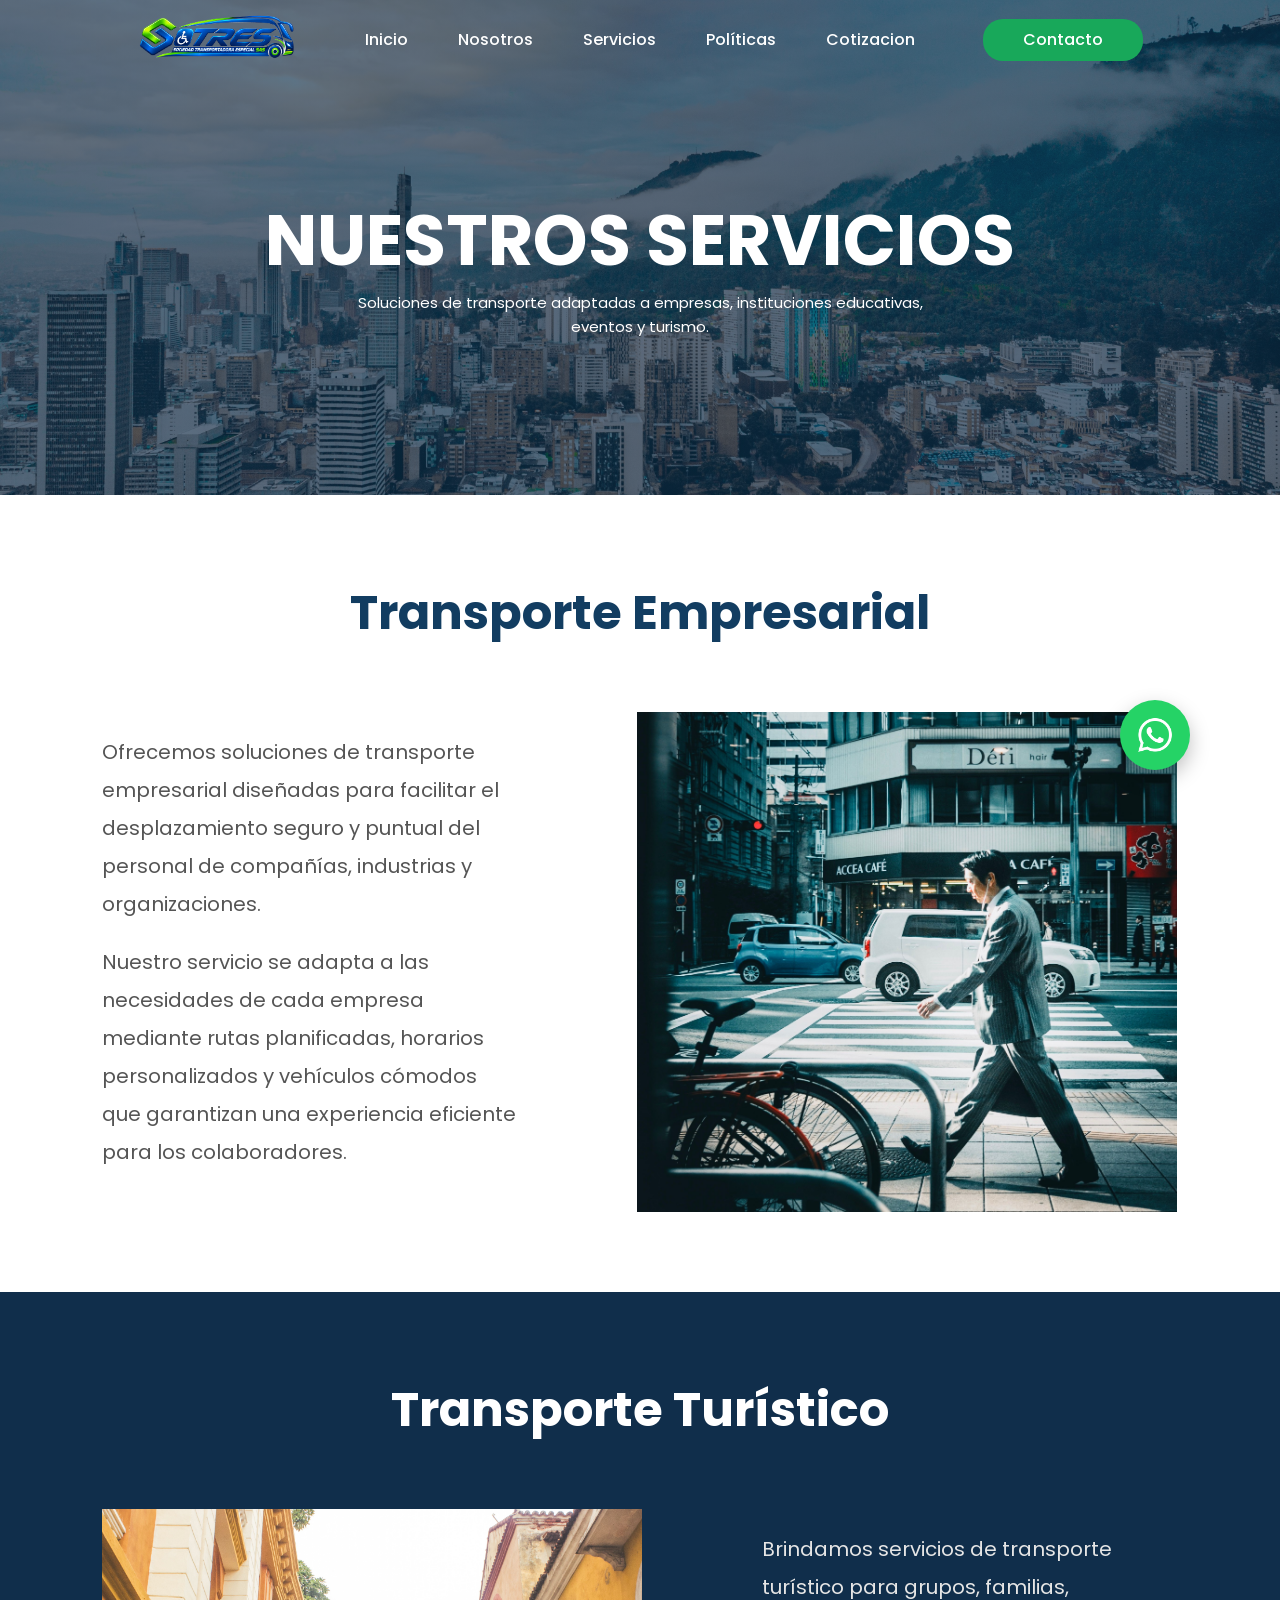
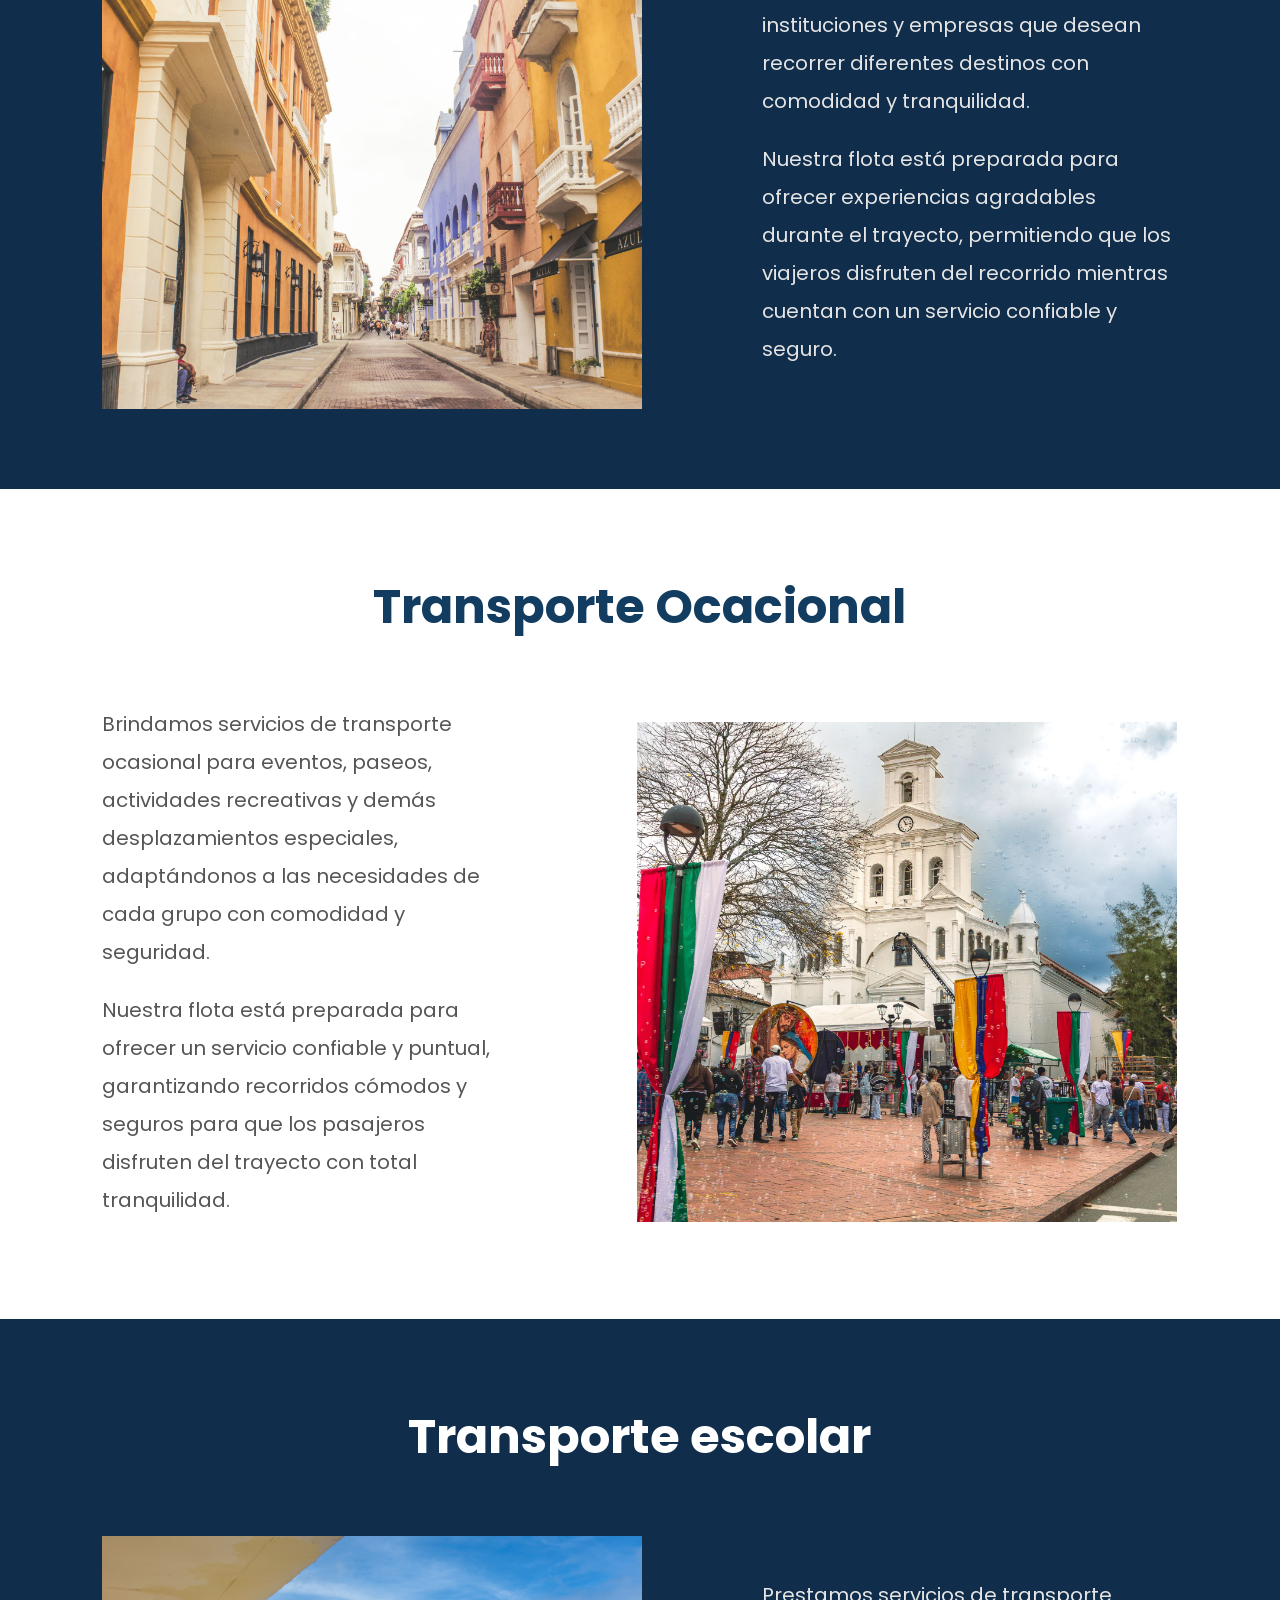
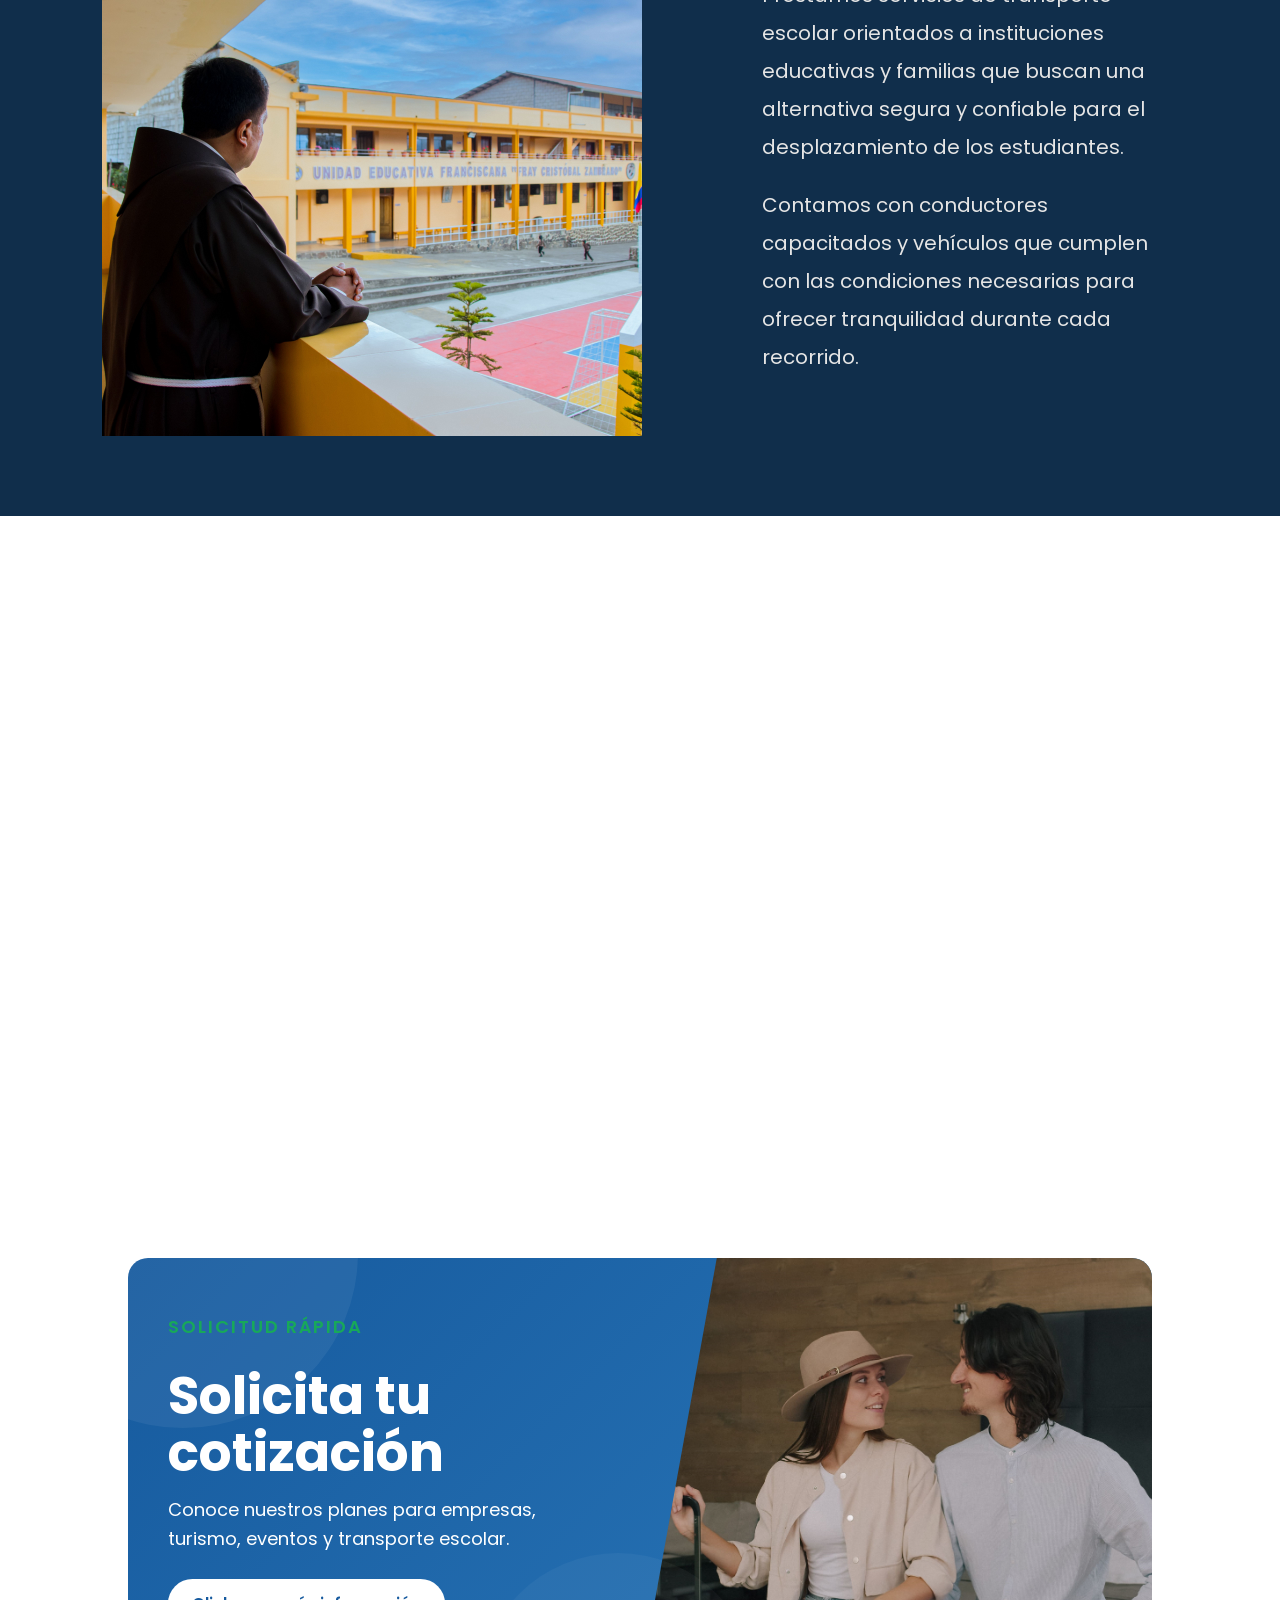
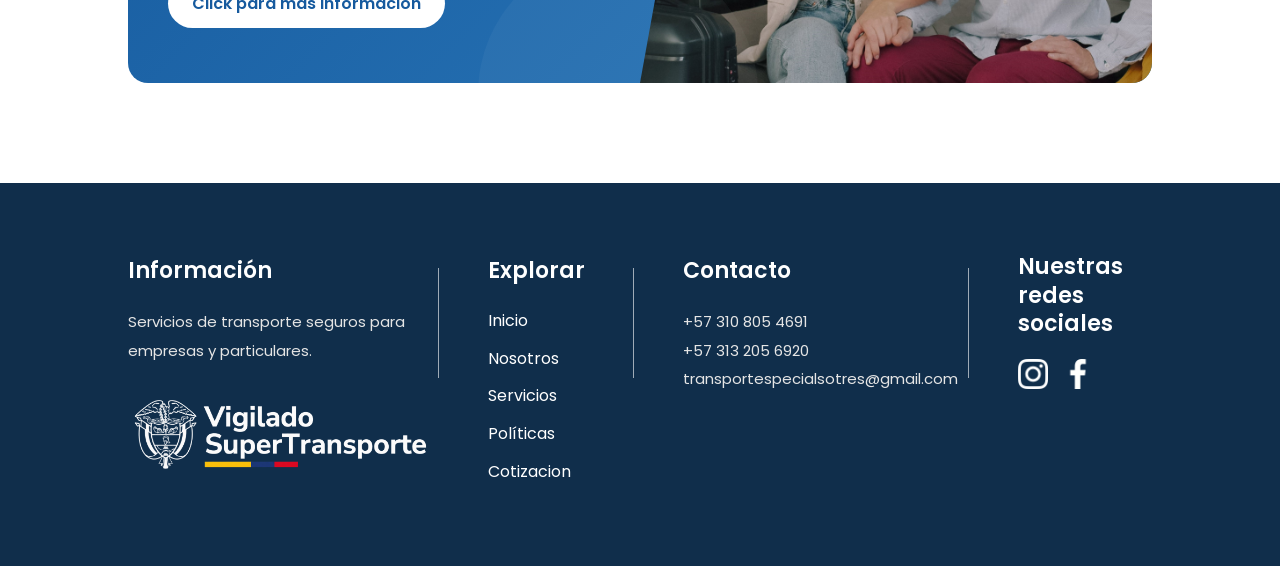
<file: servicio.html>
<!DOCTYPE html>
<html lang="es">

<head>
    <meta charset="UTF-8">
    <meta name="viewport" content="width=device-width, initial-scale=1.0">
    <title>Transportes Empresariales Sotres</title>

    <link rel="stylesheet" href="servicio.css">
    <link rel="preconnect" href="https://fonts.googleapis.com">
    <link rel="preconnect" href="https://fonts.gstatic.com" crossorigin>
    <link href="https://fonts.googleapis.com/css2?family=Poppins:wght@300;400;500;600;700;800&display=swap" rel="stylesheet">
    <link rel="icon" type="image/png" sizes="32x32" href="Imganes/IconoSOTRES.png">
    <script src="script.js" defer></script>
</head>
<div class="botones-flotantes seccion-animada">

    <a href="https://wa.me/573108054691" class="btn-principal" target="_blank">
        <img src="Imganes/icon_whatsapp.png" alt="Logo Whatsapp">
    </a>

</div>
<body>
    
    <!-- HERO -->

<header class="hero" id="inicio">
    
    <nav class="navbar">

        <div class="logo">
            <a href="index.html">
                <img src="Imganes/Logo_Sotres-Photoroom2.png" alt="SOTRES">
            </a>
        </div>

        <ul class="menu" id="nav-menu">
            <li><a href="index.html">Inicio</a></li>
            <li><a href="nosotros.html">Nosotros</a></li>
            <li><a href="#inicio">Servicios</a></li>
            <li><a href="politica.html">Políticas</a></li>
            <li><a href="cotizacion.html">Cotizacion</a></li>
        </ul>

        <a class="btn-contacto" href="https://wa.me/573108054691">Contacto</a>

        <!-- Botón de tres rayas simples -->
        <button class="menu-toggle" id="menu-toggle" aria-label="Menu">☰</button>

    </nav>

    <div class="hero-texto">
    
        <h1 class="seccion-animada">NUESTROS SERVICIOS</h1>
    
        <p class="seccion-animada">
            Soluciones de transporte adaptadas a empresas,
            instituciones educativas, eventos y turismo.
        </p>
    
    </div>

</header>

    <!-- SERVICIO -->  

    <section class="servicio">

        <h2 class="titulo-servicio seccion-animada">
            Transporte Empresarial
        </h2>

        <div class="contenido-servicio seccion-animada">

            <div class="texto-servicio">

                <p>
                    Ofrecemos soluciones de transporte empresarial diseñadas
                    para facilitar el desplazamiento seguro y puntual del
                    personal de compañías, industrias y organizaciones.
                </p>

                <p>
                    Nuestro servicio se adapta a las necesidades de cada
                    empresa mediante rutas planificadas, horarios
                    personalizados y vehículos cómodos que garantizan una
                    experiencia eficiente para los colaboradores.
                </p>

            </div>

            <div class="imagen-servicio">

                <img src="Imganes/transporte-empresarial.jpg" alt="Transporte Empresarial">

            </div>

        </div>

    </section>

    <section class="servicio servicio-oscuro">

        <h2 class="titulo-servicio seccion-animada">
            Transporte Turístico
        </h2>

        <div class="contenido-servicio seccion-animada">

            <div class="texto-servicio">

                <p>
                    Brindamos servicios de transporte turístico para grupos,
                    familias, instituciones y empresas que desean recorrer
                    diferentes destinos con comodidad y tranquilidad.
                </p>

                <p>
                    Nuestra flota está preparada para ofrecer experiencias
                    agradables durante el trayecto, permitiendo que los
                    viajeros disfruten del recorrido mientras cuentan con un
                    servicio confiable y seguro.
                </p>

            </div>

            <div class="imagen-servicio">

                <img src="Imganes/transporte-turistico.jpg" alt="Transporte Turistico">

            </div>

        </div>

    </section>

    <section class="servicio">

        <h2 class="titulo-servicio seccion-animada">
            Transporte Ocacional
        </h2>

        <div class="contenido-servicio seccion-animada">

            <div class="texto-servicio">

                <p>
                    Brindamos servicios de transporte ocasional para eventos,
                    paseos, actividades recreativas y demás desplazamientos
                    especiales, adaptándonos a las necesidades de cada grupo con comodidad y seguridad.
                </p>

                <p>
                    Nuestra flota está preparada para ofrecer un servicio confiable
                    y puntual, garantizando recorridos cómodos y seguros para que los
                    pasajeros disfruten del trayecto con total tranquilidad.
                </p>

            </div>

            <div class="imagen-servicio">

                <img src="Imganes/transporte-eventos.jpg" alt="Transporte Eventos">

            </div>

        </div>

    </section>

    <section class="servicio servicio-oscuro">

        <h2 class="titulo-servicio seccion-animada">
            Transporte escolar
        </h2>

        <div class="contenido-servicio seccion-animada">

            <div class="texto-servicio">

                <p>
                    Prestamos servicios de transporte escolar orientados a
                    instituciones educativas y familias que buscan una
                    alternativa segura y confiable para el desplazamiento de
                    los estudiantes.
                </p>

                <p>
                    Contamos con conductores capacitados y vehículos que
                    cumplen con las condiciones necesarias para ofrecer
                    tranquilidad durante cada recorrido.
                </p>

            </div>

            <div class="imagen-servicio">

                <img src="Imganes/transporte-escolar.jpg" alt="Transporte Escolar">

            </div>

        </div>

    </section>

        <!-- VENTAJAS --> 

    <section class="ventajas seccion-animada">

        <h2>¿Por qué elegir nuestros servicios?</h2>

        <div class="grilla-ventajas">

            <div class="ventaja">
            
                <h3>🛡️ Seguridad Garantizada</h3>
            
                <p>
                    Nuestros vehículos son inspeccionados
                    constantemente para garantizar viajes
                    seguros y confiables.
                </p>
            
            </div>

            <div class="ventaja">
            
                <h3>⏰ Puntualidad en cada viaje</h3>
            
                <p>
                    Planificamos cada recorrido para cumplir
                    los horarios establecidos y evitar
                    retrasos innecesarios.
                </p>
            
            </div>

            <div class="ventaja">
            
                <h3>🚍 Flota Moderna</h3>
            
                <p>
                    Disponemos de unidades cómodas y equipadas
                    para ofrecer una mejor experiencia de transporte.
                </p>
            
            </div>

            <div class="ventaja extra">
            
                <h3>👨‍✈️ Conductores Capacitados</h3>
            
                <p>
                    Nuestro personal cuenta con experiencia y
                    formación para brindar un servicio responsable.
                </p>
            
            </div>

            <div class="ventaja extra">
            
                <h3>📞 Atención Personalizada</h3>
            
                <p>
                    Acompañamos a nuestros clientes durante todo
                    el proceso para responder a sus necesidades.
                </p>
            
            </div>

            <div class="ventaja extra">
            
                <h3>🗻 Servicio Adaptable</h3>
            
                <p>
                    Prestamos servicios en diferentes rutas y
                    destinos adaptándonos a cada requerimiento.
                </p>
            
            </div>

        </div>

        <button id="btn-ver-mas" class="btn-ver-mas">
            Ver más
        </button>

    </section>

    <section class="cotizaciones seccion-animada" id="cotizaciones">

        <a href="cotizacion.html" class="banner-cotizacion">

            <div class="contenido-cotizacion">

                <div class="texto-cotizacion">

                    <p class="mini-titulo">
                        SOLICITUD RÁPIDA
                    </p>

                    <h2>
                        Solicita tu cotización
                    </h2>

                    <p>
                        Conoce nuestros planes para empresas,
                        turismo, eventos y transporte escolar.
                    </p>

                    <span class="btn-cotizacion">
                        Click para más información
                    </span>

                    <div class="circulo-cotizacion">
                        24/7
                    </div>

                </div>

                <div class="imagen-cotizacion">

                    <img src="Imganes/cotizacion1.jpg" alt="Cotización">

                </div>

            </div>

        </a>

    </section>
    <!-- FOOTER -->

    <footer id="contacto">

        <div class="footer-col seccion-animada">

            <h4>Información</h4>

            <p>
                Servicios de transporte seguros para empresas y particulares.
            </p>

            <img src="Imganes/vigilado.png" alt="Vigilado Supertransporte" class="supertransporte">

        </div>

        <div class="footer-col seccion-animada">

            <h4>Explorar</h4>

            <ul class="footer-links">
                <li><a href="index.html">Inicio</a></li>
                <li><a href="nosotros.html">Nosotros</a></li>
                <li><a href="#inicio">Servicios</a></li>
                <li><a href="politica.html">Políticas</a></li>
                <li><a href="cotizacion.html">Cotizacion</a></li>
            </ul>

        </div>

        <div class="footer-col seccion-animada">

            <h4>Contacto</h4>

            <p>+57 310 805 4691</p>
            <p>+57 313 205 6920</p>
            <p>transportespecialsotres@gmail.com</p>

        </div>

        <div class="footer-col redes-footer seccion-animada">

            <h4>
                Nuestras redes sociales
            </h4>
            
            <div class="iconos-footer">
                
                <a href="https://www.instagram.com/transportespecialsotres/" target="_blank">
                    <img src="Imganes/icon_instagram.png" alt="Logo Instagram">
                </a>
            
                <a href="https://www.facebook.com/transportespecialsotres" target="_blank">
                    <img src="Imganes/icon_facebook.png" alt="Logo Facebook">
                </a>
            
            </div>
        </div>

    </footer>

</body>

</html>
</file>
<file: style.css>
*{
    margin:0;
    padding:0;
    box-sizing:border-box;
}

html{
    scroll-behavior:smooth;
}

body{
    font-family:'Poppins',sans-serif;
    color:#1f1f1f;
    line-height:1.6;
}

/* TITULOS */

h1{
    font-size:80px;
    font-weight:700;
    line-height:0.95;
}

h2{
    font-size:32px;
    font-weight:700;
}

h3{
    font-size:20px;
    font-weight:600;
}

h4{
    font-size:18px;
    font-weight:600;
}

p{
    font-size:15px;
    font-weight:400;
}

/* REDES */

.botones-flotantes{
    position:fixed;

    right:90px;
    bottom:130px;

    display:flex;
    flex-direction:column;
    align-items:flex-end;

    gap:15px;

    z-index:9999;
}

.btn-principal{
    width:70px;
    height:70px;

    background:#25D366;

    border-radius:50%;

    display:flex;
    justify-content:center;
    align-items:center;

    box-shadow:0 8px 20px rgba(0,0,0,.25);

    transition:.3s;
}

.btn-principal img{
    width:36px;
    height:36px;
}

.btn-secundario:hover,
.btn-principal:hover{
    transform:scale(1.1);
}

/* HERO */

.hero{
    height:80vh;

    background:
    linear-gradient(
        rgba(10,40,70,.65),
        rgba(10,40,70,.65)
    ),
    url("Imganes/FondoBus.png");

    background-size:cover;
    background-position:center;
    background-repeat:no-repeat;

    position:relative;
    padding-top:80px;
}

/* ANIMACION */

@keyframes aparecerIndependiente {
    0% {
        opacity: 0;
        transform: translateY(90px) scale(0.93); /* Empieza más abajo y un poco más pequeña */
    }
    100% {
        opacity: 1;
        transform: translateY(0) scale(1);     /* Termina en su tamaño y posición normal */
    }
}

.seccion-animada {
    opacity: 0;
}

/* Clase que activa la animación con efecto elástico */
.seccion-animada.animar {
    /* El "cubic-bezier" al final es el secreto: le da un pequeño rebote dinámico al detenerse */
    animation: aparecerIndependiente 1.2s cubic-bezier(0.34, 1.56, 0.64, 1) forwards;
}

/* NAVBAR */

.navbar{
    width:100%;
    height:80px;

    position:fixed;
    top:0;
    left:0;

    display:flex;
    justify-content:space-around;
    align-items:center;

    padding:0 8%;

    background:transparent;

    transition:all .3s ease;

    z-index:1000;
}

.logo {
    width: clamp(100px, 20vw, 160px);
    height: auto;
    max-height: 50px;

    display: flex;

    align-items: center;
    justify-content: flex-start;
    overflow: visible;
    flex-shrink: 0;
}

.logo img {
    width: 100%;
    height: auto;
    max-height: 100%;

    object-fit: contain;
}

.navbar ul{
    display:flex;
    gap:50px;
    list-style:none;
}

.navbar a{
    color:white;
    text-decoration:none;
    font-weight:500;

    display:inline-block;

    transition:all .3s ease;
}

.menu a:hover{
    transform:scale(1.15);
    color:#18a85a;
}

.btn-contacto{
    text-decoration:none;

    background:#18a85a;
    color:white;

    padding:8px 40px;

    border-radius:20px;
    font-weight:600;

    transition:all .3s ease;
}

.btn-contacto:hover{
    background:white;
    color:#18a85a;

    transform:scale(1.08);
}

/* HERO TEXTO */

.hero-texto{
    width: 850px;
    position: absolute;
    top: 50%;
    left: 10%;

    transform: translateY(-50%);
    color: white;
}

.hero-texto h1{
    font-size: 42px;
    font-weight: 700;
    line-height: 1;
    max-width: 850px;
}

.ubicacion{
    display:inline-flex;
    align-items:center;
    gap:10px;

    padding:10px 22px;

    border:1px solid rgba(255,255,255,.35);
    border-radius:50px;

    background:rgba(22, 163, 74, 0.35);

    backdrop-filter:blur(5px);

    margin-bottom:20px;
}

.hero-texto p:last-child{
    margin-top:10px;
    max-width:600px;
}

/* MENU VERTICAL */

.menu-toggle {
    display: none;
    background: transparent;
    border: none;

    color: white;

    font-size: 30px;
    cursor: pointer;
    z-index: 1002;
}

.btn-contacto-mobile {
    display: none;
}

/* PANTALLAS MEDIANAS / TABLETS (Entre 769px y 1024px) */
@media (max-width: 1030px) and (min-width: 769px) {

    /* Ocultamos 2 opciones secundarias para liberar espacio horizontal */
    .menu li:nth-child(1), /* Oculta "Buses" */
    .menu li:nth-child(4)  /* Oculta "Políticas" */ {
        display: none;
    }

    .navbar {
        display: flex !important;
        flex-direction: row !important; /* Mantiene la barra siempre horizontal */
        justify-content: space-between !important;
        align-items: center !important;
        
        height: 70px;
        padding: 0 5%;
        
        position: fixed;
        top: 0;
        left: 0;
        width: 100%;
        z-index: 1000;
    }

    .logo {
        width: 130px !important;
        height: 45px !important;
        margin: 0 !important;
    }

    .logo img {
        width: 100%;
        height: 100%;
        object-fit: contain;
    }
}

@media (max-width: 768px) {

    /* 1. Barra de navegación fija y horizontal */
    .navbar {
        display: flex !important;
        flex-direction: row !important; /* Mantiene la barra siempre horizontal */
        justify-content: space-between !important;
        align-items: center !important;
        
        height: 70px;
        padding: 0 5%;
        
        position: fixed;
        top: 0;
        left: 0;
        width: 100%;
        z-index: 1000;
    }

    /* 3. Botón de tres rayas a la derecha */
    .menu-toggle {
        display: block !important;
        background: transparent;
        border: none;
        color: white;
        font-size: 28px;
        cursor: pointer;
        z-index: 1002;
        margin: 0 !important;
    }

    /* 4. Ocultar el botón verde de contacto fuera del menú desplegable */
    .navbar > .btn-contacto {
        display: none !important;
    }

    /* 5. Menú desplegable lateral/vertical */
    .navbar .menu {
        position: fixed;
        top: 70px;
        left: -100%;
        width: 100%;
        height: calc(100vh - 70px);
        background: #102e4b;
        
        display: flex !important;
        flex-direction: column !important;
        align-items: center;
        justify-content: flex-start;
        padding-top: 40px;
        gap: 25px;
        
        transition: left 0.3s ease-in-out;
        z-index: 999;
    }

    /* Menú abierto */
    .navbar .menu.active {
        left: 0;
    }

    .navbar .menu li {
        list-style: none;
    }

    .navbar .menu a {
        font-size: 20px;
        color: white;
        text-decoration: none;
    }

    .btn-contacto-mobile {
        display: inline-block !important;
        background: #18a85a;
        padding: 10px 25px;
        border-radius: 20px;
        color: white !important;
        font-weight: 600;
    }

    /* 6. Adaptación de la portada (Hero) */
    .hero {
        padding-top: 90px;
    }

    .hero-texto {
        width: 90% !important;
        left: 5% !important;
        top: 55% !important;
    }

    .hero-texto h1 {
        font-size: 24px !important;
        line-height: 1.2 !important;
    }

    .ubicacion {
        font-size: 10px;
        padding: 6px 14px;
    }
}

/* Borramos la regla antigua de max-width: 600px que desordenaba la navbar */
@media (max-width: 600px) {
    .hero-texto h1 {
        font-size: 22px;
    }

    .nosotros-img {
        width: 100%;
        height: auto;
    }
}

/* CONTENEDOR */

.contenedor{
    width: 90%;
    max-width: 1200px;
    margin: auto;

    display: flex;
    justify-content: space-between;
    align-items: center;
    gap: 45px;
}

/* CINTA */

.cinta-servicios{
    background:#123d61;
    overflow:hidden;
    padding:18px 0;
}

.cinta-track{
    display:flex;
    width:max-content;

    animation:scroll 17s linear infinite;
}

.cinta-grupo{
    display:flex;
    align-items:center;
    gap:40px;

    flex-shrink:0;
    padding-right:40px;
}

.cinta-grupo span{
    color:white;
    font-weight:600;
    font-size:18px;
    white-space:nowrap;
}

.cinta-grupo span:nth-child(even){
    color:#18a85a;
}

@keyframes scroll{

    from{
        transform:translateX(0);
    }

    to{
        transform:translateX(-50%);
    }

}

/* NOSOTROS */

.nosotros{
    padding: 90px 0;
}

.nosotros-texto{
    flex: 1;
}

.nosotros-texto h2{
    font-size: 36px;
    margin-bottom: 20px;
    color: #123d61;
}

.nosotros-texto p{
    font-size: 16px;
    line-height: 1.6;
    margin-bottom: 25px;
    color: #444;
}

.nosotros-texto button{
    background: #18a85a;
    color: white;

    border: none;
    border-radius: 50px;
    padding: 12px 30px;

    font-family: 'Poppins', sans-serif;
    font-size: 15px;
    font-weight: 600;

    cursor: pointer;
    transition: all .3s ease;
}

.nosotros-texto button:hover{
    background: #165a9e;
    color: white;

    transform: scale(1.08);
    box-shadow: 0 10px 25px rgba(0,0,0,.2);
}

.nosotros-img{
    width: 580px;
    height: 380px;

    border-radius: 16px;
    overflow: hidden;
    box-shadow: 0 10px 25px rgba(0, 0, 0, 0.1);
    
    transition: transform 0.3s ease
}

.nosotros-img img{
    width: 100%;
    height: 100%;
    object-fit: cover;
    display: block;
}

.nosotros-img:hover {
    transform: scale(1.02);
    box-shadow: 0 15px 35px rgba(0, 0, 0, 0.2);
}

/* SERVICIOS */

.servicios{
    background:#2c7abb;
    color:white;
    text-align:center;
    padding:120px 0;
}

.subtitulo-seccion{
    display:inline-block;

    background:rgba(34, 197, 94, 0.25);

    border:1px solid rgba(255,255,255,.20);

    backdrop-filter:blur(6px);

    color:white;

    padding:10px 22px;

    border-radius:50px;
}

.servicios h2{
    margin-bottom:40px;
}

.servicios-grid{
    width:75%;
    max-width:1000px;
    margin:auto;

    display:grid;
    grid-template-columns:repeat(2,1fr);
    gap:20px;
}

.servicio-header{
    display:flex;
    align-items:center;
    gap:15px;

    margin-bottom:12px;
}

.icono-servicio{
    width:60px;
    height:60px;

    border:2px solid rgba(255,255,255,.25);
    border-radius:12px;

    display:flex;
    justify-content:center;
    align-items:center;

    flex-shrink:0;

    transition:all .3s ease;
}

.icono-servicio img{
    width:70%;
    height:70%;
    object-fit:contain;
}

.servicio{
    background:#165484;
    padding:25px;
    border-radius:12px;
    text-align:left;

    transition:all .3s ease;
}

.servicio:hover{
    transform:translateY(-8px);
    box-shadow:0 15px 30px rgba(0,0,0,.25);
}

.servicio h3{
    margin-bottom:10px;
    transition:.3s ease;
}

.servicio:hover h3{
    color:#18a85a;
}

.btn-mas-info {
    display: inline-block;
    margin-top: 15px;
    color: #18a85a;
    font-weight: 600;
    font-size: 14px;
    text-decoration: none;
    transition: all 0.3s ease;
}

.btn-mas-info:hover {
    color: #ffffff;
    transform: translateX(5px);
}

/* BUSES */

.buses{
    background:#165a9e;
    color:white;
    text-align:center;
    padding:35px 0 0 0;
}

.buses h2{
    margin-bottom:40px;
}

.buses-grid{
    display:flex;
    width:100%;
}

.bus{
    flex:1;
    position:relative;

    padding:20px 10px;

    overflow:hidden;

    transition:flex 0.4s ease;
}

.buses-grid:hover .bus{
    flex:0.8;
}

.buses-grid:hover .bus:hover{
    flex:1.6;
}

.bus p,
.bus span{
    transition:0.3s ease;
}

.bus:hover p{
    font-size:30px;
}

.bus:hover span{
    font-size:28px;
}


/* Sombra degradada */

.bus::before{
    content:"";

    position:absolute;
    left:0;
    bottom:0;

    width:100%;
    height:60%;

    background:linear-gradient(
        to top,
        rgba(0,0,0,0.5),
        rgba(0,0,0,0)
    );

    pointer-events:none;
}


@media (max-width: 1400px){
    .bus:nth-child(5){
        display: none;
    }
}

@media (max-width: 1200px){
    .bus:nth-child(5),
    .bus:nth-child(3){
        display: none;
    }
}

@media (max-width: 1100px){
    .bus:nth-child(3),
    .bus:nth-child(4),
    .bus:nth-child(5){
        display: none;
    }
}

@media (max-width: 768px){

    .buses-grid{
        flex-direction: column;
    }

    .bus{
        width:100%;
    }

    .buses-grid:hover .bus{
        flex:1;
    }

    .buses-grid:hover .bus:hover{
        flex:1;
    }

}

/* Mantener contenido encima de la sombra */

.img-bus,
.bus p,
.bus span{
    position:relative;
    z-index:2;
    font-size:22px;
}

.bus:last-child{
    border-right:none;
}

.img-bus{
    height:250px;
    background:none;

    display:flex;
    justify-content:center;
    align-items:center;

    margin-bottom:15px;
}

.img-bus img{
    width:85%;
    height:95%;
    object-fit:contain;
}

/* MISION Y VISION */

.mision-vision{
    width:90%;
    max-width:1100px;
    margin:120px auto;

    display:flex;
}

.mision,
.vision{
    flex:1;
    padding:40px;
    text-align:center;
}

.mision{
    border-right:2px solid #dddddd;
}

.mision h2,
.vision h2{
    margin-bottom:15px;
    color:#123d61;
}

/* POLITICAS */

.politicas{
    background:#173b5c;
    color:white;
    text-align:center;

    padding:90px 20px;

    border-bottom:2px solid white;
}

.politicas h2{
    font-size:32px;
    font-weight:700;
    margin-bottom:0;
}

.subtitulo-politicas{
    color:#18a85a;
    font-size:15px;
    font-weight:500;

    margin-bottom:35px;
}

.texto-politicas{
    font-size:16px;
    color:#d8d8d8;

    margin-bottom:25px;
}

.politicas button{
    background:#18a85a;
    color:white;

    border:none;
    border-radius:50px;

    padding:12px 30px;

    font-family:'Poppins',sans-serif;
    font-size:16px;
    font-weight:600;

    cursor:pointer;

    transition:all .3s ease;
}

.politicas button:hover{
    background:white;
    color:#165a9e;

    transform:scale(1.12);
    box-shadow:0 12px 30px rgba(0,0,0,.35);
}

/* COTIZACIONES */

.banner-cotizacion{
    display:block;

    width:80%;
    margin:100px auto;

    text-decoration:none;
}

.contenido-cotizacion{
    display:flex;
    align-items:center;
    justify-content:space-between;

    min-height:320px;

    overflow:hidden;

    border-radius:20px;

    background:
    linear-gradient(
        135deg,
        #165a9e,
        #2c7abb
    );

    position:relative;

    transition:.4s ease;
}

.contenido-cotizacion:hover{
    transform:translateY(-6px);

    box-shadow:0 20px 35px rgba(0,0,0,.25);
}

/* Decoraciones */

.contenido-cotizacion::before{
    content:"";

    position:absolute;

    width:350px;
    height:350px;

    top:-180px;
    left:-120px;

    border-radius:50%;

    background:rgba(255,255,255,.06);
}

.contenido-cotizacion::after{
    content:"";

    position:absolute;

    width:280px;
    height:280px;

    bottom:-150px;
    left:350px;

    border-radius:50%;

    background:rgba(255,255,255,.04);
}

/* Texto */

.texto-cotizacion{
    width:55%;
    padding:40px;

    color:white;

    position:relative;
    z-index:2;
}

.mini-titulo{
    color:#18a85a;

    font-weight:600;

    letter-spacing:2px;

    margin-bottom:10px;
}

.texto-cotizacion h2{
    font-size:52px;
    line-height:1.1;

    margin-bottom:15px;
}


.texto-cotizacion p{
    font-size:18px;

    max-width:500px;

    margin-bottom:25px;
}

.btn-cotizacion{
    display:inline-block;

    background:white;
    color:#165a9e;

    padding:12px 24px;

    border-radius:50px;

    font-weight:600;
}

/* Círculo lateral */

.circulo-cotizacion{
    position:absolute;

    right:1px;
    top:50%;

    transform:translateY(-50%);

    width:120px;
    height:120px;

    border-radius:50%;

    background:#102e4b;

    color:white;

    display:flex;
    justify-content:center;
    align-items:center;

    font-size:28px;
    font-weight:700;
}

/* Imagen */
.imagen-cotizacion{
    width:45%;
    height:100%;
    min-height:425px;
    overflow: hidden;

    clip-path: polygon(
        15% 0,
        100% 0,
        100% 100%,
        0 100%
    );

    position: relative;
}

.imagen-cotizacion img{
    position: absolute;
    inset: 0;

    width: 115%;
    height: 100%;

    object-fit: cover;
}

/* Formato vertical */

@media (max-width: 1500px){

    .circulo-cotizacion{
        display: none;
    }

    .texto-cotizacion{
        width: 50%;
    }

    .imagen-cotizacion{
        width: 50%;
    }

}

@media (max-width: 1100px){

    .texto-cotizacion{
        padding:30px;
    }

    .texto-cotizacion h2{
        font-size:42px;
    }

}

@media (max-width: 900px){

    .contenido-cotizacion{
        flex-direction:column;
    }

    .texto-cotizacion{
        width:100%;
        padding:40px 50px;
    }

    .contenido-cotizacion::after{
        left:auto;
        right:-50px;
        bottom:300px;
    }
    
    .imagen-cotizacion{
        width:100%;
        height:220px;

        clip-path: polygon(
            0 15%,
            100% 0,
            100% 100%,
            0 100%
        );
    }

}

/* PREGUNTAS FRECUENTES */

.preguntas-frecuentes{
    padding:100px 0;
    background:#f5f7fa;
}

.preguntas-frecuentes h2{
    text-align:center;
    margin-bottom:50px;
    color:#123d61;
}

.faq-container{
    width:85%;
    max-width:1200px;
    margin:auto;
}

.faq-item{
    background:white;
    user-select:none;
    -webkit-user-select:none;
    -moz-user-select:none;
    
    border:1px solid #d9dee5;
    border-radius:15px;

    margin-bottom:20px;

    overflow:hidden;

    transition: transform 0.3s ease;
}

.faq-item:hover{
    box-shadow:0 10px 20px rgba(0,0,0,.08);
}

.faq-item summary{
    padding:25px;

    font-size:18px;
    font-weight:600;

    cursor:pointer;

    list-style:none;

    position:relative;
}

.faq-item summary::-webkit-details-marker{
    display:none;
}

.faq-item summary::after{
    content:"+";

    position:absolute;

    right:25px;
    top:50%;

    transform:translateY(-50%);

    font-size:28px;
    color:#165a9e;

    transition:.3s;
}

.faq-item[open] summary::after{
    content:"−";
}

.faq-item p{
    padding:0 25px 25px 25px;

    color:#555;
    line-height:1.7;
}

/* FOOTER */

footer{
    background:#102e4b;
    color:white;

    padding:70px 10%;

    display:grid;
    grid-template-columns:1.4fr 1fr 1fr 1fr;

    gap:60px;
}

.footer-col{
    position:relative;
}

.footer-col h4{
    font-size:22px;
    font-weight:600;
    margin-bottom:20px;
}

.supertransporte{
    width:300px;
    margin-top:20px;

    display:block;

    object-fit:contain;
}

.footer-col p{
    color:#e5e5e5;
    line-height:1.9;
}

.footer-col ul{
    list-style:none;
}

.footer-col li{
    margin-bottom:12px;
}

.footer-links{
    list-style:none;
}

.footer-links li{
    margin-bottom:12px;
}

.footer-links a{
    color:white;
    text-decoration:none;

    transition:all .3s ease;
}

.footer-links a:hover{
    color:#18a85a;
    transform:translateX(5px);

    display:inline-block;
}

.redes-footer h4{
    margin-bottom:20px;
    line-height:1.3;
}

.iconos-footer{
    display:flex;
    gap:15px;
}

.iconos-footer img{
    width:30px;
    height:30x;

    transition:.3s ease;
}

.iconos-footer img:hover{
    transform:scale(1.15);
}

/* Líneas divisoras */

.footer-col:nth-child(2)::before,
.footer-col:nth-child(3)::before,
.footer-col:nth-child(4)::before{
    content:"";

    position:absolute;

    left:-50px;
    top:15px;

    width:1px;
    height:110px;

    background:rgba(255,255,255,.6);
}

@media (max-width: 900px){

    .footer-col:nth-child(2)::before,
    .footer-col:nth-child(3)::before,
    .footer-col:nth-child(4)::before{
        background: none;
    }

}

/* RESPONSIVE */

@media(max-width:900px){

    .contenedor{
        flex-direction:column;
    }

    .servicios-grid{
        grid-template-columns:1fr;
        width:90%;
    }

    .buses-grid{
        grid-template-columns:repeat(2,1fr);
    }

    .destinos-grid{
        grid-template-columns:1fr;
    }

    .mision-vision{
        flex-direction:column;
    }

    .mision{
        border-right:none;
        border-bottom:2px solid #ddd;
    }

    footer{
        grid-template-columns:1fr;
    }
}

@media(max-width:600px){

    .navbar{
        flex-direction:column;
        gap:20px;
    }

    .navbar ul{
        flex-wrap:wrap;
        justify-content:center;
    }

    .hero-texto{
        width:90%;
        left:5%;
    }

    .hero-texto h1{
        font-size:36px;
    }

    .buses-grid{
        grid-template-columns:1fr;
    }

    .nosotros-img{
        width:100%;
    }
}
</file>
<file: cotizacion.css>
*{
    margin:0;
    padding:0;
    box-sizing:border-box;
}

html,
body{
    width:100%;
    height:100%;
    overflow:hidden;
    font-family:'Poppin*',sans-serif;
    color:#1f1f1f;
    line-height:1.6;
}

/* PRINCIPAL */

.cotizacion-completa{
    
    width:100%;
    height:100vh;

    display:flex;
    justify-content:center;
    align-items:center;

    background:
        radial-gradient(circle at top left,#0d8e4f 0%,#0d8e4f 25%,transparent 25%),
        radial-gradient(circle at top left,#18a85a 0%,#18a85a 50%,transparent 50%),
        radial-gradient(circle at top left,#5ec78d 0%,#5ec78d 75%,transparent 75%),
        radial-gradient(circle at top left,#a8e0bf 0%,#a8e0bf 100%,transparent 100%),
        #eaf3fb;
}

.panel-cotizacion{

    width:100%;
    min-height:90vh;
    height:auto;

    display:flex;
    flex-direction:column;

    position:relative;
    
    max-width:1400px;

    background:white;

    border-radius:30px;

    padding:50px;

    box-shadow:0 20px 50px rgba(0,0,0,.12);
}

.contenido-principal{

    flex:1;

    display:grid;

    margin-top:20px;

    grid-template-columns:34% 64%;

    gap:2%;
}

.btn-volver{

    position:fixed;

    top:30px;
    left:30px;

    width:60px;
    height:60px;

    padding-bottom:6px;

    border-radius:50%;

    background:white;

    color:#18a85a;

    text-decoration:none;

    display:flex;
    justify-content:center;
    align-items:center;

    font-size:35px;

    box-shadow:0 8px 20px rgba(0,0,0,.15);

    transition:.3s;
}

.btn-volver:hover{

    transform:translateX(-5px);

    background:#18a85a;

    color:white;
}

.titulo-principal{

    color:#18a85a;

    font-size:30px;

    font-weight:800;

    text-transform:uppercase;
}

.intro-cotizacion{

    margin-left:10px;

    color:#666;

    font-size:17px;

    line-height:1.5;
}

.logo-cotizacion{

    position:absolute;

    top:30px;
    right:50px;

    width:220px;

    height:auto;

    object-fit:contain;
}

@media (max-width: 1700px){
    .panel-cotizacion{
        transform: scale(.95);
    }
}

@media (max-width: 1500px){
    .panel-cotizacion{
        transform: scale(.90);
    }
}

@media (max-width: 1400px){

    .panel-izquierdo {
        display: none !important;
    }

    .contenido-principal{
        grid-template-columns:1fr;
    }
    
    .panel-cotizacion{
        width:90%;
    }

    .panel-cotizacion{
        padding:30px;
    }

    .logo-cotizacion{
        width:170px;
    }

}

@media (max-width: 1200px){
    .panel-cotizacion{
        transform: scale(.85);
    }
}

@media (max-width: 1000px){
    .panel-cotizacion{
        transform: scale(.80);
    }
}

/* IZQUIERDO */

.panel-izquierdo,
.panel-derecho{

    background:#f5f5f5;

    border-radius:20px;

    height:100%;
}

.panel-izquierdo{

    background:#f5f5f5;

    border-radius:20px;

    padding:20px 25px;

    display:flex;

    flex-direction:column;
}

.capsula-detalles{

    width:100%;

    margin:0 auto 12px auto;

    background:#18a85a;

    color:white;

    padding:14px 25px;

    border-radius:30px;

    text-align:center;

    font-size:18px;

    font-weight:700;

    text-transform:uppercase;

    white-space:nowrap;

    box-shadow:0 8px 20px rgba(24,168,90,.25);
    transition:.3s ease;
}

.capsula-detalles:hover{

    transform:scale(1.03);
}

.subtitulo-detalles{

    color:#18a85a;

    font-size:18px;

    font-weight:600;

    margin-bottom:15px;

    margin-left: 10px;

    letter-spacing:.5px;
}

.descripcion-detalles{

    color:#666;

    font-size:16px;

    line-height:1.5;

    margin-bottom:15px;
}

.lista-detalles{

    list-style:none;

    padding-left:0;
}

.lista-detalles li{

    position:relative;

    padding-left:25px;

    margin-bottom:10px;
}

.lista-detalles li::before{

    content:"✓";

    position:absolute;

    left:0;

    color:#18a85a;

    font-weight:700;
}

.nota-detalles{

    color:#666;

    font-size:16px;

    line-height:1.5;

    padding-top:18px;
}

/* DERECHA */

.panel-derecho{

    background:#f5f5f5;

    border-radius:20px;

    padding:15px;

    display:flex;

    flex-direction:column;

    gap:15px;
}

.titulo-proceso{

    text-align:center;

    color:#18a85a;

    font-size:24px;

    font-weight:800;

    text-transform:uppercase;
    
    letter-spacing:1px;

    padding-bottom:10px;

    margin-top:10px;

    border-bottom:2px solid #18a85a;
}

.contenido-paso h3{

    color:#18a85a;

    font-size:20px;

    margin-bottom:4px;
}

.contenido-paso p{

    color:#666;

    line-height:1.6;
}

.paso-guia{

    display:flex;

    align-items:center;

    gap:25px;

    background:white;

    border-radius:15px;

    padding:16px 25px;

    box-shadow:0 4px 10px rgba(0,0,0,.08);
    transition:.3s ease;
    
}

.paso-guia:hover{

    transform:scale(1.03);
}

.numero-linea{

    width:65px;
    height:65px;

    flex-shrink:0;

    border-radius:50%;

    background:#18a85a;

    color:white;

    display:flex;
    justify-content:center;
    align-items:center;

    font-size:20px;
    font-weight:700;

    position:relative;
    white-space:nowrap;

    box-shadow:0 8px 20px rgba(24,168,90,.25);
}

/* Línea vertical */

.numero-linea::after{

    content:"";

    position:absolute;

    top:60px;

    left:50%;

    transform:translateX(-50%);

    width:3px;

    height:60px;

    background:#18a85a;
}

.ultimo-paso .numero-linea::after{
    display:none;
}

.panel-inferior{

    background:#f5f5f5;

    border-radius:20px;

    margin-top:20px;

    min-height:120px;

    padding:25px;
}

.cta-cotizacion{

    height:100%;

    display:flex;

    justify-content:space-between;

    align-items:center;

    gap:30px;
}

.texto-cta h2{

    color:#18a85a;

    font-size:28px;

    font-weight:800;

    margin-bottom:8px;
}

.texto-cta p{

    color:#666;

    line-height:1.4;

    max-width:900px;
}

.btn-cotizar{

    background:#18a85a;

    color:white;

    text-decoration:none;

    padding:20px 35px;

    border-radius:35px;

    font-weight:600;
    font-size:18px;

    white-space:nowrap;

    transition:.3s ease;

    box-shadow:0 8px 20px rgba(24,168,90,.25);
}

.btn-cotizar:hover{

    transform:scale(1.05);

    background:white;

    color: #18a85a;
}
</file>
<file: nosotros.css>
*{
    margin:0;
    padding:0;
    box-sizing:border-box;
}

html{
    scroll-behavior:smooth;
}

body{
    font-family:'Poppins',sans-serif;
    color:#1f1f1f;
    line-height:1.6;
}

/* TITULOS */

h1{
    font-size:80px;
    font-weight:700;
    line-height:0.95;
}

h2{
    font-size:32px;
    font-weight:700;
}

h3{
    font-size:20px;
    font-weight:600;
}

h4{
    font-size:18px;
    font-weight:600;
}

p{
    font-size:15px;
    font-weight:400;
}

/* REDES */

.botones-flotantes{
    position:fixed;

    right:90px;
    bottom:130px;

    display:flex;
    flex-direction:column;
    align-items:flex-end;

    gap:15px;

    z-index:9999;
}

.btn-principal{
    width:70px;
    height:70px;

    background:#25D366;

    border-radius:50%;

    display:flex;
    justify-content:center;
    align-items:center;

    box-shadow:0 8px 20px rgba(0,0,0,.25);

    transition:.3s;
}

.btn-principal img{
    width:36px;
    height:36px;
}

.btn-secundario:hover,
.btn-principal:hover{
    transform:scale(1.1);
}

/* HERO */

.hero{
    height:53vh;

    background:
    linear-gradient(
        rgba(10,40,70,.65),
        rgba(10,40,70,.65)
    ),
    url("Imganes/Fondo-nosotros.jpg");

    background-size:cover;
    background-position:top;
    background-repeat:no-repeat;

    position:relative;
    padding-top:80px;
}

/* ANIMACION */

@keyframes aparecerIndependiente {
    0% {
        opacity: 0;
        transform: translateY(90px) scale(0.93); /* Empieza más abajo y un poco más pequeña */
    }
    100% {
        opacity: 1;
        transform: translateY(0) scale(1);     /* Termina en su tamaño y posición normal */
    }
}

.seccion-animada {
    opacity: 0;
}

.seccion-animada.animar {
    animation: aparecerIndependiente 1.2s cubic-bezier(0.34, 1.56, 0.64, 1) forwards;
}

/* NAVBAR */

.navbar{
    width:100%;
    height:80px;

    position:fixed;
    top:0;
    left:0;

    display:flex;
    justify-content:space-around;
    align-items:center;

    padding:0 8%;

    background:transparent;

    transition:all .3s ease;

    z-index:1000;
}

/* Ajuste responsivo para el contenedor del logo */
.logo {
    width: clamp(100px, 20vw, 160px);
    height: auto;
    max-height: 50px;

    display: flex;

    align-items: center;
    justify-content: flex-start;
    overflow: visible;
    flex-shrink: 0;
}

.logo img {
    width: 100%;
    height: auto;
    max-height: 100%;

    object-fit: contain;
}

.navbar ul{
    display:flex;
    gap:50px;
    list-style:none;
}

.navbar a{
    color:white;
    text-decoration:none;
    font-weight:500;

    display:inline-block;

    transition:all .3s ease;
}

.menu a:hover{
    transform:scale(1.15);
    color:#18a85a;
}

.btn-contacto{
    text-decoration:none;

    background:#18a85a;
    color:white;

    padding:8px 40px;

    border-radius:20px;
    font-weight:600;

    transition:all .3s ease;
}

.btn-contacto:hover{
    background:white;
    color:#18a85a;

    transform:scale(1.08);
}

/* HERO TEXTO */

.hero-texto{
    position:absolute;
    

    top:55%;
    left:50%;

    transform:translate(-50%,-50%);

    width:100%;

    text-align:center;

    color:white;

    padding:0 20px;
}

.hero-texto h1{
    font-size: 70px;
    line-height: 1;
    margin-bottom: 15px;

    text-align: center;
}

.hero-texto p{
    max-width: 700px;
    margin: 0 auto;
}

.hero-texto p:last-child{
    margin-top:10px;
    max-width:600px;
}

/* MENU VERTICAL */

.menu-toggle {
    display: none;
    background: transparent;
    border: none;

    color: white;

    font-size: 30px;
    cursor: pointer;
    z-index: 1002;
}

.btn-contacto-mobile {
    display: none;
}

/* PANTALLAS MEDIANAS / TABLETS (Entre 769px y 1024px) */
@media (max-width: 1030px) and (min-width: 769px) {

    /* Ocultamos 2 opciones secundarias para liberar espacio horizontal */
    .menu li:nth-child(1), /* Oculta "Buses" */
    .menu li:nth-child(4)  /* Oculta "Políticas" */ {
        display: none;
    }

    .navbar {
        display: flex !important;
        flex-direction: row !important; /* Mantiene la barra siempre horizontal */
        justify-content: space-between !important;
        align-items: center !important;
        
        height: 70px;
        padding: 0 5%;
        
        position: fixed;
        top: 0;
        left: 0;
        width: 100%;
        z-index: 1000;
    }

    .logo {
        width: 130px !important;
        height: 45px !important;
        margin: 0 !important;
    }

    .logo img {
        width: 100%;
        height: 100%;
        object-fit: contain;
    }
}

@media (max-width: 768px) {

    /* 1. Barra de navegación fija y horizontal */
    .navbar {
        display: flex !important;
        flex-direction: row !important; /* Mantiene la barra siempre horizontal */
        justify-content: space-between !important;
        align-items: center !important;
        
        height: 70px;
        padding: 0 5%;
        
        position: fixed;
        top: 0;
        left: 0;
        width: 100%;
        z-index: 1000;
    }

    /* 3. Botón de tres rayas a la derecha */
    .menu-toggle {
        display: block !important;
        background: transparent;
        border: none;
        color: white;
        font-size: 28px;
        cursor: pointer;
        z-index: 1002;
        margin: 0 !important;
    }

    /* 4. Ocultar el botón verde de contacto fuera del menú desplegable */
    .navbar > .btn-contacto {
        display: none !important;
    }

    /* 5. Menú desplegable lateral/vertical */
    .navbar .menu {
        position: fixed;
        top: 70px;
        left: -100%;
        width: 100%;
        height: calc(100vh - 70px);
        background: #102e4b;
        
        display: flex !important;
        flex-direction: column !important;
        align-items: center;
        justify-content: flex-start;
        padding-top: 40px;
        gap: 25px;
        
        transition: left 0.3s ease-in-out;
        z-index: 999;
    }

    /* Menú abierto */
    .navbar .menu.active {
        left: 0;
    }

    .navbar .menu li {
        list-style: none;
    }

    .navbar .menu a {
        font-size: 20px;
        color: white;
        text-decoration: none;
    }

    .btn-contacto-mobile {
        display: inline-block !important;
        background: #18a85a;
        padding: 10px 25px;
        border-radius: 20px;
        color: white !important;
        font-weight: 600;
    }

    /* 6. Adaptación de la portada (Hero) */
    .hero {
        padding-top: 90px;
    }

    .hero-texto {
        width: 90% !important;
        left: 50% !important;
        top: 55% !important;

        transform: translate(-50%, -50%) !important;
    }

    .hero-texto h1 {
        font-size: 24px !important;
        line-height: 1.2 !important;
    }

    .ubicacion {
        font-size: 10px;
        padding: 6px 14px;
    }
}

/* Borramos la regla antigua de max-width: 600px que desordenaba la navbar */
@media (max-width: 600px) {
    .hero-texto h1 {
        font-size: 22px;
    }

    .nosotros-img {
        width: 100%;
        height: auto;
    }
}

/* CONTENEDOR */

.contenedor{
    width: 90%;
    max-width: 1200px;
    margin: auto;

    display: flex;
    justify-content: space-between;
    align-items: center;
    gap: 45px;
}

/* NOSOTROS */

.sobre-nosotros{

    background:white;

    padding:100px 8%;
}

.fila-nosotros{
    display:flex;
    align-items:center;
    justify-content:center;
    gap:70px;

    margin-bottom:50px;
}

.fila-nosotros:last-child{
    margin-bottom:0;
}

.fila-nosotros.reversa{
    flex-direction:row-reverse;
}

.texto-nosotros{
    flex:1;
}

.texto-nosotros h2{

    color:#123d61;

    margin-bottom:20px;

    font-size:40px;
}

.texto-nosotros p{

    color:#555;

    line-height:1.8;

    font-size:18px;
}

.imagen-nosotros{
    flex:1;
    transition: transform 0.3s ease
}

.imagen-nosotros img{

    width:100%;

    height:400px;

    object-fit:cover;

    border-radius:18px;

    display:block;

    box-shadow:0 10px 25px rgba(0,0,0,.15);
}

.imagen-nosotros:hover {
    transform: scale(1.02);
    box-shadow: 0 15px 35px rgba(0, 0, 0, 0.2);
}

@media(max-width:900px){

    .fila-nosotros,
    .fila-nosotros.reversa{

        flex-direction:column;
    }

    .texto-nosotros{
        text-align:center;
    }

    .imagen-nosotros img{
        height:300px;
    }

}

/* MISION Y VISION */

.mision-vision{
    width:90%;
    max-width:1100px;

    margin:30px auto 120px auto;

    display:flex;
}

.mision,
.vision{
    flex:1;
    padding:40px;
    text-align:center;
}

.mision{
    border-right:2px solid #dddddd;
}

.mision h2,
.vision h2{
    margin-bottom:15px;
    color:#123d61;
}

/* FOOTER */

footer{
    background:#102e4b;
    color:white;

    padding:70px 10%;

    display:grid;
    grid-template-columns:1.4fr 1fr 1fr 1fr;

    gap:60px;
}

.footer-col{
    position:relative;
}

.footer-col h4{
    font-size:22px;
    font-weight:600;
    margin-bottom:20px;
}

.supertransporte{
    width:300px;
    margin-top:20px;

    display:block;

    object-fit:contain;
}

.footer-col p{
    color:#e5e5e5;
    line-height:1.9;
}

.footer-col ul{
    list-style:none;
}

.footer-col li{
    margin-bottom:12px;
}

.footer-links{
    list-style:none;
}

.footer-links li{
    margin-bottom:12px;
}

.footer-links a{
    color:white;
    text-decoration:none;

    transition:all .3s ease;
}

.footer-links a:hover{
    color:#18a85a;
    transform:translateX(5px);

    display:inline-block;
}

.redes-footer h4{
    margin-bottom:20px;
    line-height:1.3;
}

.iconos-footer{
    display:flex;
    gap:15px;
}

.iconos-footer img{
    width:30px;
    height:30x;

    transition:.3s ease;
}

.iconos-footer img:hover{
    transform:scale(1.15);
}

/* Líneas divisoras */

.footer-col:nth-child(2)::before,
.footer-col:nth-child(3)::before,
.footer-col:nth-child(4)::before{
    content:"";

    position:absolute;

    left:-50px;
    top:15px;

    width:1px;
    height:110px;

    background:rgba(255,255,255,.6);
}

@media (max-width: 900px){

    .footer-col:nth-child(2)::before,
    .footer-col:nth-child(3)::before,
    .footer-col:nth-child(4)::before{
        background: none;
    }

}

/* RESPONSIVE */

@media(max-width:900px){

    .contenedor{
        flex-direction:column;
    }

    .servicios-grid{
        grid-template-columns:1fr;
        width:90%;
    }

    .buses-grid{
        grid-template-columns:repeat(2,1fr);
    }

    .destinos-grid{
        grid-template-columns:1fr;
    }

    .mision-vision{
        flex-direction:column;
    }

    .mision{
        border-right:none;
        border-bottom:2px solid #ddd;
    }

    footer{
        grid-template-columns:1fr;
    }
}

@media(max-width:600px){

    .navbar{
        flex-direction:column;
        gap:20px;
    }

    .navbar ul{
        flex-wrap:wrap;
        justify-content:center;
    }

    .hero-texto{
        width:90%;
        left:5%;
    }

    .hero-texto h1{
        font-size:36px;
    }

    .buses-grid{
        grid-template-columns:1fr;
    }

    .nosotros-img{
        width:100%;
    }
}
</file>
<file: politica.css>
*{
    margin:0;
    padding:0;
    box-sizing:border-box;
}

html{
    scroll-behavior:smooth;
}

body{
    font-family:'Poppins',sans-serif;
    color:#1f1f1f;
    line-height:1.6;
}

/* TITULOS */

h1{
    font-size:80px;
    font-weight:700;
    line-height:0.95;
}

h2{
    font-size:32px;
    font-weight:700;
}

h3{
    font-size:20px;
    font-weight:600;
}

h4{
    font-size:18px;
    font-weight:600;
}

p{
    font-size:15px;
    font-weight:400;
}

/* REDES */

.botones-flotantes{
    position:fixed;

    right:90px;
    bottom:130px;

    display:flex;
    flex-direction:column;
    align-items:flex-end;

    gap:15px;

    z-index:9999;
}

.btn-principal{
    width:70px;
    height:70px;

    background:#25D366;

    border-radius:50%;

    display:flex;
    justify-content:center;
    align-items:center;

    box-shadow:0 8px 20px rgba(0,0,0,.25);

    transition:.3s;
}

.btn-principal img{
    width:36px;
    height:36px;
}

.btn-secundario:hover,
.btn-principal:hover{
    transform:scale(1.1);
}

/* HERO */

.hero{
    height:55vh;

    background:
    linear-gradient(
        rgba(10,40,70,.65),
        rgba(10,40,70,.65)
    ),
    url("Imganes/Politicas.jpg");

    background-size:cover;
    background-position:center;
    background-repeat:no-repeat;

    position:relative;
    padding-top:80px;
}

/* ANIMACION */

@keyframes aparecerIndependiente {
    0% {
        opacity: 0;
        transform: translateY(90px) scale(0.93); /* Empieza más abajo y un poco más pequeña */
    }
    100% {
        opacity: 1;
        transform: translateY(0) scale(1);     /* Termina en su tamaño y posición normal */
    }
}

.seccion-animada {
    opacity: 0;
}

.seccion-animada.animar {
    animation: aparecerIndependiente 1.2s cubic-bezier(0.34, 1.56, 0.64, 1) forwards;
}

/* NAVBAR */

.navbar{
    width:100%;
    height:80px;

    position:fixed;
    top:0;
    left:0;

    display:flex;
    justify-content:space-around;
    align-items:center;

    padding:0 8%;

    background:transparent;

    transition:all .3s ease;

    z-index:1000;
}

/* Ajuste responsivo para el contenedor del logo */
.logo {
    width: clamp(100px, 20vw, 160px);
    height: auto;
    max-height: 50px;

    display: flex;

    align-items: center;
    justify-content: flex-start;
    overflow: visible;
    flex-shrink: 0;
}

.logo img {
    width: 100%;
    height: auto;
    max-height: 100%;

    object-fit: contain;
}

.navbar ul{
    display:flex;
    gap:50px;
    list-style:none;
}

.navbar a{
    color:white;
    text-decoration:none;
    font-weight:500;

    display:inline-block;

    transition:all .3s ease;
}

.menu a:hover{
    transform:scale(1.15);
    color:#18a85a;
}

.btn-contacto{
    text-decoration:none;

    background:#18a85a;
    color:white;

    padding:8px 40px;

    border-radius:20px;
    font-weight:600;

    transition:all .3s ease;
}

.btn-contacto:hover{
    background:white;
    color:#18a85a;

    transform:scale(1.08);
}

/* HERO TEXTO */

.hero-texto{
    position:absolute;
    

    top:55%;
    left:50%;

    transform:translate(-50%,-50%);

    width:100%;

    text-align:center;

    color:white;

    padding:0 20px;
}

.hero-texto h1{
    font-size: 70px;
    line-height: 1;
    margin-bottom: 15px;

    text-align: center;
}

.hero-texto p{
    max-width: 700px;
    margin: 0 auto;
}

.hero-texto p:last-child{
    margin-top:10px;
    max-width:600px;
}

/* MENU VERTICAL */

.menu-toggle {
    display: none;
    background: transparent;
    border: none;

    color: white;

    font-size: 30px;
    cursor: pointer;
    z-index: 1002;
}

.btn-contacto-mobile {
    display: none;
}

/* PANTALLAS MEDIANAS / TABLETS (Entre 769px y 1024px) */
@media (max-width: 1030px) and (min-width: 769px) {

    /* Ocultamos 2 opciones secundarias para liberar espacio horizontal */
    .menu li:nth-child(1), /* Oculta "Buses" */
    .menu li:nth-child(4)  /* Oculta "Políticas" */ {
        display: none;
    }

    .navbar {
        display: flex !important;
        flex-direction: row !important; /* Mantiene la barra siempre horizontal */
        justify-content: space-between !important;
        align-items: center !important;
        
        height: 70px;
        padding: 0 5%;
        
        position: fixed;
        top: 0;
        left: 0;
        width: 100%;
        z-index: 1000;
    }

    .logo {
        width: 130px !important;
        height: 45px !important;
        margin: 0 !important;
    }

    .logo img {
        width: 100%;
        height: 100%;
        object-fit: contain;
    }
}

@media (max-width: 768px) {

    /* 1. Barra de navegación fija y horizontal */
    .navbar {
        display: flex !important;
        flex-direction: row !important; /* Mantiene la barra siempre horizontal */
        justify-content: space-between !important;
        align-items: center !important;
        
        height: 70px;
        padding: 0 5%;
        
        position: fixed;
        top: 0;
        left: 0;
        width: 100%;
        z-index: 1000;
    }

    /* 3. Botón de tres rayas a la derecha */
    .menu-toggle {
        display: block !important;
        background: transparent;
        border: none;
        color: white;
        font-size: 28px;
        cursor: pointer;
        z-index: 1002;
        margin: 0 !important;
    }

    /* 4. Ocultar el botón verde de contacto fuera del menú desplegable */
    .navbar > .btn-contacto {
        display: none !important;
    }

    /* 5. Menú desplegable lateral/vertical */
    .navbar .menu {
        position: fixed;
        top: 70px;
        left: -100%;
        width: 100%;
        height: calc(100vh - 70px);
        background: #102e4b;
        
        display: flex !important;
        flex-direction: column !important;
        align-items: center;
        justify-content: flex-start;
        padding-top: 40px;
        gap: 25px;
        
        transition: left 0.3s ease-in-out;
        z-index: 999;
    }

    /* Menú abierto */
    .navbar .menu.active {
        left: 0;
    }

    .navbar .menu li {
        list-style: none;
    }

    .navbar .menu a {
        font-size: 20px;
        color: white;
        text-decoration: none;
    }

    .btn-contacto-mobile {
        display: inline-block !important;
        background: #18a85a;
        padding: 10px 25px;
        border-radius: 20px;
        color: white !important;
        font-weight: 600;
    }

    /* 6. Adaptación de la portada (Hero) */
    .hero {
        padding-top: 90px;
    }

    .hero-texto {
        width: 90% !important;
        left: 50% !important;
        top: 55% !important;
    
        transform: translate(-50%, -50%) !important;
    }

    .hero-texto h1 {
        font-size: 24px !important;
        line-height: 1.2 !important;
    }

    .ubicacion {
        font-size: 10px;
        padding: 6px 14px;
    }
}

/* Borramos la regla antigua de max-width: 600px que desordenaba la navbar */
@media (max-width: 600px) {
    .hero-texto h1 {
        font-size: 22px;
    }

    .nosotros-img {
        width: 100%;
        height: auto;
    }
}

/* CONTENEDOR */

.contenedor{
    width: 90%;
    max-width: 1200px;
    margin: auto;

    display: flex;
    justify-content: space-between;
    align-items: center;
    gap: 45px;
}

/* POLITICA */

.politica{

    max-width:80%;

    margin:100px auto;

    padding:0 8%;
}

.politica h2{

    color:#123d61;

    margin-bottom:-12px;
}

.subtitulo{

    color:#666;

    font-weight:600;

    margin-bottom:30px;
}

.politica p{

    margin-bottom:20px;

    text-align:justify;

    line-height:1.9;
}

/* OBJETIVO */

.objetivos{

    max-width:1300px;

    margin:120px auto;
    padding:0 8%;
}

.objetivos h2{

    text-align:center;

    color:#123d61;

    margin-bottom:-15px;
}

.objetivo-contenido{
    display:flex;
    align-items:center;
    gap:80px;
    margin-top:50px;
}

.linea-objetivos{

    width:650px;
    height:2px;

    background:#bcc3c9;

    margin:20px auto 60px auto;
}

.objetivo-imagen,
.objetivo-texto{
    flex:1;
}

.objetivo-imagen{
    flex:1;
    min-height:300px;
    transition: transform 0.3s ease;
}

.objetivo-imagen img{

    width:100%;
    height:280px;

    object-fit:cover;

    border-radius:8px;

    display:block;
    transition: transform 0.3s ease;
}

.objetivo-imagen img:hover {
    transform: scale(1.02);
    box-shadow: 0 15px 35px rgba(0, 0, 0, 0.2);
}

.objetivo-texto p{

    margin-bottom:20px;

    line-height:1.8;
}

@media(max-width:900px){

    .objetivo-contenido{

        flex-direction:column;
    }

    .politica p{

        text-align:left;
    }

}

/* FOOTER */

footer{
    background:#102e4b;
    color:white;

    padding:70px 10%;

    display:grid;
    grid-template-columns:1.4fr 1fr 1fr 1fr;

    gap:60px;
}

.footer-col{
    position:relative;
}

.footer-col h4{
    font-size:22px;
    font-weight:600;
    margin-bottom:20px;
}

.supertransporte{
    width:300px;
    margin-top:20px;

    display:block;

    object-fit:contain;
}

.footer-col p{
    color:#e5e5e5;
    line-height:1.9;
}

.footer-col ul{
    list-style:none;
}

.footer-col li{
    margin-bottom:12px;
}

.footer-links{
    list-style:none;
}

.footer-links li{
    margin-bottom:12px;
}

.footer-links a{
    color:white;
    text-decoration:none;

    transition:all .3s ease;
}

.footer-links a:hover{
    color:#18a85a;
    transform:translateX(5px);

    display:inline-block;
}

.redes-footer h4{
    margin-bottom:20px;
    line-height:1.3;
}

.iconos-footer{
    display:flex;
    gap:15px;
}

.iconos-footer img{
    width:30px;
    height:30x;

    transition:.3s ease;
}

.iconos-footer img:hover{
    transform:scale(1.15);
}

/* Líneas divisoras */

.footer-col:nth-child(2)::before,
.footer-col:nth-child(3)::before,
.footer-col:nth-child(4)::before{
    content:"";

    position:absolute;

    left:-50px;
    top:15px;

    width:1px;
    height:110px;

    background:rgba(255,255,255,.6);
}

@media (max-width: 900px){

    .footer-col:nth-child(2)::before,
    .footer-col:nth-child(3)::before,
    .footer-col:nth-child(4)::before{
        background: none;
    }

}

/* RESPONSIVE */

@media(max-width:900px){

    .contenedor{
        flex-direction:column;
    }

    .servicios-grid{
        grid-template-columns:1fr;
        width:90%;
    }

    .buses-grid{
        grid-template-columns:repeat(2,1fr);
    }

    .destinos-grid{
        grid-template-columns:1fr;
    }

    .mision-vision{
        flex-direction:column;
    }

    .mision{
        border-right:none;
        border-bottom:2px solid #ddd;
    }

    footer{
        grid-template-columns:1fr;
    }
}

@media(max-width:600px){

    .navbar{
        flex-direction:column;
        gap:20px;
    }

    .navbar ul{
        flex-wrap:wrap;
        justify-content:center;
    }

    .hero-texto{
        width:90%;
        left:5%;
    }

    .hero-texto h1{
        font-size:36px;
    }

    .buses-grid{
        grid-template-columns:1fr;
    }

    .nosotros-img{
        width:100%;
    }
}
</file>
<file: servicio.css>
*{
    margin:0;
    padding:0;
    box-sizing:border-box;
}

html{
    scroll-behavior:smooth;
}

body{
    font-family:'Poppins',sans-serif;
    color:#1f1f1f;
    line-height:1.6;
}

/* TITULOS */

h1{
    font-size:80px;
    font-weight:700;
    line-height:0.95;
}

h2{
    font-size:32px;
    font-weight:700;
}

h3{
    font-size:20px;
    font-weight:600;
}

h4{
    font-size:18px;
    font-weight:600;
}

p{
    font-size:15px;
    font-weight:400;
}

/* REDES */

.botones-flotantes{
    position:fixed;

    right:90px;
    bottom:130px;

    display:flex;
    flex-direction:column;
    align-items:flex-end;

    gap:15px;

    z-index:9999;
}

.btn-principal{
    width:70px;
    height:70px;

    background:#25D366;

    border-radius:50%;

    display:flex;
    justify-content:center;
    align-items:center;

    box-shadow:0 8px 20px rgba(0,0,0,.25);

    transition:.3s;
}

.btn-principal img{
    width:36px;
    height:36px;
}

.btn-secundario:hover,
.btn-principal:hover{
    transform:scale(1.1);
}

/* HERO */

.hero{
    height:55vh;

    background:
    linear-gradient(
        rgba(10,40,70,.65),
        rgba(10,40,70,.65)
    ),
    url("Imganes/Fondo-servicios.jpg");

    background-size:cover;
    background-position:center;
    background-repeat:no-repeat;

    position:relative;
    padding-top:80px;
}

/* ANIMACION */

@keyframes aparecerIndependiente {
    0% {
        opacity: 0;
        transform: translateY(90px) scale(0.93); /* Empieza más abajo y un poco más pequeña */
    }
    100% {
        opacity: 1;
        transform: translateY(0) scale(1);     /* Termina en su tamaño y posición normal */
    }
}

.seccion-animada {
    opacity: 0;
}

.seccion-animada.animar {
    animation: aparecerIndependiente 1.2s cubic-bezier(0.34, 1.56, 0.64, 1) forwards;
}

/* NAVBAR */

.navbar{
    width:100%;
    height:80px;

    position:fixed;
    top:0;
    left:0;

    display:flex;
    justify-content:space-around;
    align-items:center;

    padding:0 8%;

    background:transparent;

    transition:all .3s ease;

    z-index:1000;
}

/* Ajuste responsivo para el contenedor del logo */
.logo {
    width: clamp(100px, 20vw, 160px);
    height: auto;
    max-height: 50px;

    display: flex;

    align-items: center;
    justify-content: flex-start;
    overflow: visible;
    flex-shrink: 0;
}

.logo img {
    width: 100%;
    height: auto;
    max-height: 100%;

    object-fit: contain;
}

.navbar ul{
    display:flex;
    gap:50px;
    list-style:none;
}

.navbar a{
    color:white;
    text-decoration:none;
    font-weight:500;

    display:inline-block;

    transition:all .3s ease;
}

.menu a:hover{
    transform:scale(1.15);
    color:#18a85a;
}

.btn-contacto{
    text-decoration:none;

    background:#18a85a;
    color:white;

    padding:8px 40px;

    border-radius:20px;
    font-weight:600;

    transition:all .3s ease;
}

.btn-contacto:hover{
    background:white;
    color:#18a85a;

    transform:scale(1.08);
}

/* HERO TEXTO */

.hero-texto{
    position:absolute;
    

    top:55%;
    left:50%;

    transform:translate(-50%,-50%);

    width:100%;

    text-align:center;

    color:white;

    padding:0 20px;
}

.hero-texto h1{
    font-size: 70px;
    line-height: 1;
    margin-bottom: 15px;

    text-align: center;
}

.hero-texto p{
    max-width: 700px;
    margin: 0 auto;
}

.hero-texto p:last-child{
    margin-top:10px;
    max-width:600px;
}

/* MENU VERTICAL */

.menu-toggle {
    display: none;
    background: transparent;
    border: none;

    color: white;

    font-size: 30px;
    cursor: pointer;
    z-index: 1002;
}

.btn-contacto-mobile {
    display: none;
}

/* PANTALLAS MEDIANAS / TABLETS (Entre 769px y 1024px) */
@media (max-width: 1030px) and (min-width: 769px) {

    /* Ocultamos 2 opciones secundarias para liberar espacio horizontal */
    .menu li:nth-child(1), /* Oculta "Buses" */
    .menu li:nth-child(4)  /* Oculta "Políticas" */ {
        display: none;
    }

    .navbar {
        display: flex !important;
        flex-direction: row !important; /* Mantiene la barra siempre horizontal */
        justify-content: space-between !important;
        align-items: center !important;
        
        height: 70px;
        padding: 0 5%;
        
        position: fixed;
        top: 0;
        left: 0;
        width: 100%;
        z-index: 1000;
    }

    .logo {
        width: 130px !important;
        height: 45px !important;
        margin: 0 !important;
    }

    .logo img {
        width: 100%;
        height: 100%;
        object-fit: contain;
    }
}

@media (max-width: 768px) {

    /* 1. Barra de navegación fija y horizontal */
    .navbar {
        display: flex !important;
        flex-direction: row !important; /* Mantiene la barra siempre horizontal */
        justify-content: space-between !important;
        align-items: center !important;
        
        height: 70px;
        padding: 0 5%;
        
        position: fixed;
        top: 0;
        left: 0;
        width: 100%;
        z-index: 1000;
    }

    /* 3. Botón de tres rayas a la derecha */
    .menu-toggle {
        display: block !important;
        background: transparent;
        border: none;
        color: white;
        font-size: 28px;
        cursor: pointer;
        z-index: 1002;
        margin: 0 !important;
    }

    /* 4. Ocultar el botón verde de contacto fuera del menú desplegable */
    .navbar > .btn-contacto {
        display: none !important;
    }

    /* 5. Menú desplegable lateral/vertical */
    .navbar .menu {
        position: fixed;
        top: 70px;
        left: -100%;
        width: 100%;
        height: calc(100vh - 70px);
        background: #102e4b;
        
        display: flex !important;
        flex-direction: column !important;
        align-items: center;
        justify-content: flex-start;
        padding-top: 40px;
        gap: 25px;
        
        transition: left 0.3s ease-in-out;
        z-index: 999;
    }

    /* Menú abierto */
    .navbar .menu.active {
        left: 0;
    }

    .navbar .menu li {
        list-style: none;
    }

    .navbar .menu a {
        font-size: 20px;
        color: white;
        text-decoration: none;
    }

    .btn-contacto-mobile {
        display: inline-block !important;
        background: #18a85a;
        padding: 10px 25px;
        border-radius: 20px;
        color: white !important;
        font-weight: 600;
    }

    /* 6. Adaptación de la portada (Hero) */
    .hero {
        padding-top: 90px;
    }

    .hero-texto {
        width: 90% !important;
        left: 50% !important;
        top: 55% !important;
    
        transform: translate(-50%, -50%) !important;
    }

    .hero-texto h1 {
        font-size: 24px !important;
        line-height: 1.2 !important;
    }

    .ubicacion {
        font-size: 10px;
        padding: 6px 14px;
    }
}

/* Borramos la regla antigua de max-width: 600px que desordenaba la navbar */
@media (max-width: 600px) {
    .hero-texto h1 {
        font-size: 22px;
    }

    .nosotros-img {
        width: 100%;
        height: auto;
    }
}

/* CONTENEDOR */

.contenedor{
    width: 90%;
    max-width: 1200px;
    margin: auto;

    display: flex;
    justify-content: space-between;
    align-items: center;
    gap: 45px;
}

/* SERVICIO */

.servicio{

    padding:80px 8%;

    background:white;
}

.titulo-servicio{

    text-align:center;

    font-size:48px;

    color:#123d61;

    margin-bottom:60px;
}

.contenido-servicio{

    display:flex;

    align-items:center;

    gap:120px;
}

.servicio-oscuro{
    background:#102e4b;
}

.servicio-oscuro .titulo-servicio{
    color:white;
}

.servicio-oscuro .texto-servicio p{
    color:#e5e5e5;
}

.servicio-oscuro .contenido-servicio{
    flex-direction:row-reverse;
}

.texto-servicio{
    flex:1;
}

.texto-servicio p{

    font-size:20px;
    
    margin-bottom:20px;

    line-height:1.9;

    color:#555;
}

.imagen-servicio{
    transition: transform 0.3s ease;
    flex:1.3;
}

.imagen-servicio img{

    width:100%;
    height:500px;

    object-fit:cover;

    display:block;
}

.imagen-servicio:hover {
    transform: scale(1.02);
    box-shadow: 0 15px 35px rgba(0, 0, 0, 0.2);
}

@media(max-width:900px){

    .contenido-servicio,
    .servicio-oscuro .contenido-servicio{

        flex-direction:column;
    }

    .titulo-servicio{

        font-size:35px;
    }

    .imagen-servicio img{

        height:300px;
    }

    .texto-servicio{

        text-align:center;
    }

}

/* VENTAJAS */

.ventajas{

    padding:100px 8%;

    background:white;

    text-align:center;
}

.ventajas h2{

    color:#123d61;

    font-size:42px;

    margin-bottom:50px;
}

.grilla-ventajas{

    display:grid;

    grid-template-columns:repeat(3,1fr);

    gap:25px;

    max-width:1200px;

    margin:0 auto;
}

.ventaja{

    background:#f5f5f5;

    border-radius:15px;

    padding:20px 25px;

    min-height:170px;

    box-shadow:0 5px 15px rgba(0,0,0,.08);

    text-align:left;

    display:flex;

    flex-direction:column;

    justify-content:flex-start;
}

.ventaja h3{

    color:#123d61;

    font-size:22px;

    margin-bottom:12px;

    padding-bottom:12px;

    border-bottom:2px solid #dddddd;
}

.ventaja p{

    font-size:16px;

    line-height:1.7;

    color:#555;
}

.ventaja:hover{

    transform:translateY(-5px);
}

/* OCULTAS AL INICIO */

.extra{

    display:none;
}

.extra.mostrar{

    display:block;
}

/* BOTON */

.btn-ver-mas{

    margin-top:40px;

    padding:12px 35px;

    background:#18a85a;

    color:white;

    border:none;

    border-radius:30px;

    font-weight:600;

    cursor:pointer;

    transition:.3s;
}

.btn-ver-mas:hover{

    transform:scale(1.05);
}

/* RESPONSIVE */

@media(max-width:900px){

    .grilla-ventajas{

        grid-template-columns:1fr 1fr;
    }

}

@media(max-width:600px){

    .grilla-ventajas{

        grid-template-columns:1fr;
    }

}

/* COTIZACIONES */

.banner-cotizacion{
    display:block;

    width:80%;
    margin:100px auto;

    text-decoration:none;
}

.contenido-cotizacion{
    display:flex;
    align-items:center;
    justify-content:space-between;

    min-height:320px;

    overflow:hidden;

    border-radius:20px;

    background:
    linear-gradient(
        135deg,
        #165a9e,
        #2c7abb
    );

    position:relative;

    transition:.4s ease;
}

.contenido-cotizacion:hover{
    transform:translateY(-6px);

    box-shadow:0 20px 35px rgba(0,0,0,.25);
}

/* Decoraciones */

.contenido-cotizacion::before{
    content:"";

    position:absolute;

    width:350px;
    height:350px;

    top:-180px;
    left:-120px;

    border-radius:50%;

    background:rgba(255,255,255,.06);
}

.contenido-cotizacion::after{
    content:"";

    position:absolute;

    width:280px;
    height:280px;

    bottom:-150px;
    left:350px;

    border-radius:50%;

    background:rgba(255,255,255,.04);
}

/* Texto */

.texto-cotizacion{
    width:55%;
    padding:40px;

    color:white;

    position:relative;
    z-index:2;
}

.mini-titulo{
    color:#18a85a;

    font-weight:600;

    letter-spacing:2px;

    margin-bottom:10px;
}

.texto-cotizacion h2{
    font-size:52px;
    line-height:1.1;

    margin-bottom:15px;
}


.texto-cotizacion p{
    font-size:18px;

    max-width:500px;

    margin-bottom:25px;
}

.btn-cotizacion{
    display:inline-block;

    background:white;
    color:#165a9e;

    padding:12px 24px;

    border-radius:50px;

    font-weight:600;
}

/* Círculo lateral */

.circulo-cotizacion{
    position:absolute;

    right:1px;
    top:50%;

    transform:translateY(-50%);

    width:120px;
    height:120px;

    border-radius:50%;

    background:#102e4b;

    color:white;

    display:flex;
    justify-content:center;
    align-items:center;

    font-size:28px;
    font-weight:700;
}

/* Imagen */
.imagen-cotizacion{
    width:45%;
    height:100%;
    min-height:425px;
    overflow: hidden;

    clip-path: polygon(
        15% 0,
        100% 0,
        100% 100%,
        0 100%
    );

    position: relative;
}

.imagen-cotizacion img{
    position: absolute;
    inset: 0;

    width: 115%;
    height: 100%;

    object-fit: cover;
}

/* Formato vertical */

@media (max-width: 1500px){

    .circulo-cotizacion{
        display: none;
    }

    .texto-cotizacion{
        width: 50%;
    }

    .imagen-cotizacion{
        width: 50%;
    }

}

@media (max-width: 1100px){

    .texto-cotizacion{
        padding:30px;
    }

    .texto-cotizacion h2{
        font-size:42px;
    }

}

@media (max-width: 900px){

    .contenido-cotizacion{
        flex-direction:column;
    }

    .texto-cotizacion{
        width:100%;
        padding:40px 50px;
    }

    .contenido-cotizacion::after{
        left:auto;
        right:-50px;
        bottom:300px;
    }
    
    .imagen-cotizacion{
        width:100%;
        height:220px;

        clip-path: polygon(
            0 15%,
            100% 0,
            100% 100%,
            0 100%
        );
    }

}

/* FOOTER */

footer{
    background:#102e4b;
    color:white;

    padding:70px 10%;

    display:grid;
    grid-template-columns:1.4fr 1fr 1fr 1fr;

    gap:60px;
}

.footer-col{
    position:relative;
}

.footer-col h4{
    font-size:22px;
    font-weight:600;
    margin-bottom:20px;
}

.supertransporte{
    width:300px;
    margin-top:20px;

    display:block;

    object-fit:contain;
}

.footer-col p{
    color:#e5e5e5;
    line-height:1.9;
}

.footer-col ul{
    list-style:none;
}

.footer-col li{
    margin-bottom:12px;
}

.footer-links{
    list-style:none;
}

.footer-links li{
    margin-bottom:12px;
}

.footer-links a{
    color:white;
    text-decoration:none;

    transition:all .3s ease;
}

.footer-links a:hover{
    color:#18a85a;
    transform:translateX(5px);

    display:inline-block;
}

.redes-footer h4{
    margin-bottom:20px;
    line-height:1.3;
}

.iconos-footer{
    display:flex;
    gap:15px;
}

.iconos-footer img{
    width:30px;
    height:30x;

    transition:.3s ease;
}

.iconos-footer img:hover{
    transform:scale(1.15);
}

/* Líneas divisoras */

.footer-col:nth-child(2)::before,
.footer-col:nth-child(3)::before,
.footer-col:nth-child(4)::before{
    content:"";

    position:absolute;

    left:-50px;
    top:15px;

    width:1px;
    height:110px;

    background:rgba(255,255,255,.6);
}

@media (max-width: 900px){

    .footer-col:nth-child(2)::before,
    .footer-col:nth-child(3)::before,
    .footer-col:nth-child(4)::before{
        background: none;
    }

}

/* RESPONSIVE */

@media(max-width:900px){

    .contenedor{
        flex-direction:column;
    }

    .servicios-grid{
        grid-template-columns:1fr;
        width:90%;
    }

    .buses-grid{
        grid-template-columns:repeat(2,1fr);
    }

    .destinos-grid{
        grid-template-columns:1fr;
    }

    .mision-vision{
        flex-direction:column;
    }

    .mision{
        border-right:none;
        border-bottom:2px solid #ddd;
    }

    footer{
        grid-template-columns:1fr;
    }
}

@media(max-width:600px){

    .navbar{
        flex-direction:column;
        gap:20px;
    }

    .navbar ul{
        flex-wrap:wrap;
        justify-content:center;
    }

    .hero-texto{
        width:90%;
        left:5%;
    }

    .hero-texto h1{
        font-size:36px;
    }

    .buses-grid{
        grid-template-columns:1fr;
    }

    .nosotros-img{
        width:100%;
    }
}
</file>
